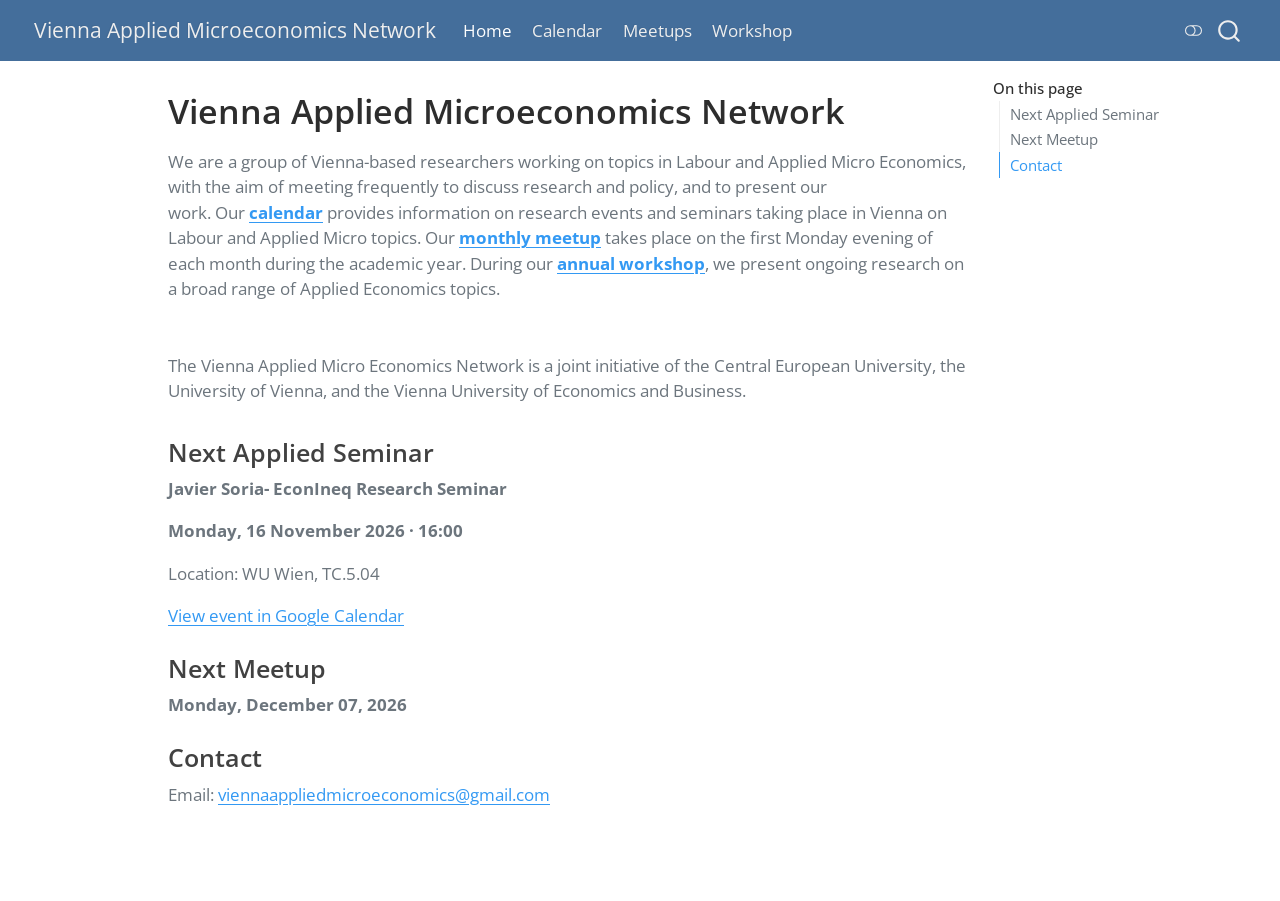
<file: docs/index.html>
<!DOCTYPE html>
<html xmlns="http://www.w3.org/1999/xhtml" lang="en" xml:lang="en"><head>

<meta charset="utf-8">
<meta name="generator" content="quarto-1.8.25">

<meta name="viewport" content="width=device-width, initial-scale=1.0, user-scalable=yes">


<title>Vienna Applied Microeconomics Network</title>
<style>
code{white-space: pre-wrap;}
span.smallcaps{font-variant: small-caps;}
div.columns{display: flex; gap: min(4vw, 1.5em);}
div.column{flex: auto; overflow-x: auto;}
div.hanging-indent{margin-left: 1.5em; text-indent: -1.5em;}
ul.task-list{list-style: none;}
ul.task-list li input[type="checkbox"] {
  width: 0.8em;
  margin: 0 0.8em 0.2em -1em; /* quarto-specific, see https://github.com/quarto-dev/quarto-cli/issues/4556 */ 
  vertical-align: middle;
}
</style>


<script src="site_libs/quarto-nav/quarto-nav.js"></script>
<script src="site_libs/quarto-nav/headroom.min.js"></script>
<script src="site_libs/clipboard/clipboard.min.js"></script>
<script src="site_libs/quarto-search/autocomplete.umd.js"></script>
<script src="site_libs/quarto-search/fuse.min.js"></script>
<script src="site_libs/quarto-search/quarto-search.js"></script>
<meta name="quarto:offset" content="./">
<script src="site_libs/quarto-html/quarto.js" type="module"></script>
<script src="site_libs/quarto-html/tabsets/tabsets.js" type="module"></script>
<script src="site_libs/quarto-html/axe/axe-check.js" type="module"></script>
<script src="site_libs/quarto-html/popper.min.js"></script>
<script src="site_libs/quarto-html/tippy.umd.min.js"></script>
<script src="site_libs/quarto-html/anchor.min.js"></script>
<link href="site_libs/quarto-html/tippy.css" rel="stylesheet">
<link href="site_libs/quarto-html/quarto-syntax-highlighting-7b89279ff1a6dce999919e0e67d4d9ec.css" rel="stylesheet" class="quarto-color-scheme" id="quarto-text-highlighting-styles">
<link href="site_libs/quarto-html/quarto-syntax-highlighting-dark-707d8167ce6003fca903bfe2be84ab7f.css" rel="stylesheet" class="quarto-color-scheme quarto-color-alternate" id="quarto-text-highlighting-styles">
<link href="site_libs/quarto-html/quarto-syntax-highlighting-7b89279ff1a6dce999919e0e67d4d9ec.css" rel="stylesheet" class="quarto-color-scheme-extra" id="quarto-text-highlighting-styles">
<script src="site_libs/bootstrap/bootstrap.min.js"></script>
<link href="site_libs/bootstrap/bootstrap-icons.css" rel="stylesheet">
<link href="site_libs/bootstrap/bootstrap-dc44bc8d73139ecabbd90c05471cf779.min.css" rel="stylesheet" append-hash="true" class="quarto-color-scheme" id="quarto-bootstrap" data-mode="light">
<link href="site_libs/bootstrap/bootstrap-dark-30fa556ed4c5e703758fd97ae1d8cf13.min.css" rel="stylesheet" append-hash="true" class="quarto-color-scheme quarto-color-alternate" id="quarto-bootstrap" data-mode="dark">
<link href="site_libs/bootstrap/bootstrap-dc44bc8d73139ecabbd90c05471cf779.min.css" rel="stylesheet" append-hash="true" class="quarto-color-scheme-extra" id="quarto-bootstrap" data-mode="light">
<script id="quarto-search-options" type="application/json">{
  "location": "navbar",
  "copy-button": false,
  "collapse-after": 3,
  "panel-placement": "end",
  "type": "overlay",
  "limit": 50,
  "keyboard-shortcut": [
    "f",
    "/",
    "s"
  ],
  "show-item-context": false,
  "language": {
    "search-no-results-text": "No results",
    "search-matching-documents-text": "matching documents",
    "search-copy-link-title": "Copy link to search",
    "search-hide-matches-text": "Hide additional matches",
    "search-more-match-text": "more match in this document",
    "search-more-matches-text": "more matches in this document",
    "search-clear-button-title": "Clear",
    "search-text-placeholder": "",
    "search-detached-cancel-button-title": "Cancel",
    "search-submit-button-title": "Submit",
    "search-label": "Search"
  }
}</script>
<meta name="referrer" content="strict-origin-when-cross-origin">


<link rel="stylesheet" href="styles.css">
</head>

<body class="nav-fixed quarto-light"><script id="quarto-html-before-body" type="application/javascript">
    const toggleBodyColorMode = (bsSheetEl) => {
      const mode = bsSheetEl.getAttribute("data-mode");
      const bodyEl = window.document.querySelector("body");
      if (mode === "dark") {
        bodyEl.classList.add("quarto-dark");
        bodyEl.classList.remove("quarto-light");
      } else {
        bodyEl.classList.add("quarto-light");
        bodyEl.classList.remove("quarto-dark");
      }
    }
    const toggleBodyColorPrimary = () => {
      const bsSheetEl = window.document.querySelector("link#quarto-bootstrap:not([rel=disabled-stylesheet])");
      if (bsSheetEl) {
        toggleBodyColorMode(bsSheetEl);
      }
    }
    const setColorSchemeToggle = (alternate) => {
      const toggles = window.document.querySelectorAll('.quarto-color-scheme-toggle');
      for (let i=0; i < toggles.length; i++) {
        const toggle = toggles[i];
        if (toggle) {
          if (alternate) {
            toggle.classList.add("alternate");
          } else {
            toggle.classList.remove("alternate");
          }
        }
      }
    };
    const toggleColorMode = (alternate) => {
      // Switch the stylesheets
      const primaryStylesheets = window.document.querySelectorAll('link.quarto-color-scheme:not(.quarto-color-alternate)');
      const alternateStylesheets = window.document.querySelectorAll('link.quarto-color-scheme.quarto-color-alternate');
      manageTransitions('#quarto-margin-sidebar .nav-link', false);
      if (alternate) {
        // note: dark is layered on light, we don't disable primary!
        enableStylesheet(alternateStylesheets);
        for (const sheetNode of alternateStylesheets) {
          if (sheetNode.id === "quarto-bootstrap") {
            toggleBodyColorMode(sheetNode);
          }
        }
      } else {
        disableStylesheet(alternateStylesheets);
        enableStylesheet(primaryStylesheets)
        toggleBodyColorPrimary();
      }
      manageTransitions('#quarto-margin-sidebar .nav-link', true);
      // Switch the toggles
      setColorSchemeToggle(alternate)
      // Hack to workaround the fact that safari doesn't
      // properly recolor the scrollbar when toggling (#1455)
      if (navigator.userAgent.indexOf('Safari') > 0 && navigator.userAgent.indexOf('Chrome') == -1) {
        manageTransitions("body", false);
        window.scrollTo(0, 1);
        setTimeout(() => {
          window.scrollTo(0, 0);
          manageTransitions("body", true);
        }, 40);
      }
    }
    const disableStylesheet = (stylesheets) => {
      for (let i=0; i < stylesheets.length; i++) {
        const stylesheet = stylesheets[i];
        stylesheet.rel = 'disabled-stylesheet';
      }
    }
    const enableStylesheet = (stylesheets) => {
      for (let i=0; i < stylesheets.length; i++) {
        const stylesheet = stylesheets[i];
        if(stylesheet.rel !== 'stylesheet') { // for Chrome, which will still FOUC without this check
          stylesheet.rel = 'stylesheet';
        }
      }
    }
    const manageTransitions = (selector, allowTransitions) => {
      const els = window.document.querySelectorAll(selector);
      for (let i=0; i < els.length; i++) {
        const el = els[i];
        if (allowTransitions) {
          el.classList.remove('notransition');
        } else {
          el.classList.add('notransition');
        }
      }
    }
    const isFileUrl = () => {
      return window.location.protocol === 'file:';
    }
    const hasAlternateSentinel = () => {
      let styleSentinel = getColorSchemeSentinel();
      if (styleSentinel !== null) {
        return styleSentinel === "alternate";
      } else {
        return false;
      }
    }
    const setStyleSentinel = (alternate) => {
      const value = alternate ? "alternate" : "default";
      if (!isFileUrl()) {
        window.localStorage.setItem("quarto-color-scheme", value);
      } else {
        localAlternateSentinel = value;
      }
    }
    const getColorSchemeSentinel = () => {
      if (!isFileUrl()) {
        const storageValue = window.localStorage.getItem("quarto-color-scheme");
        return storageValue != null ? storageValue : localAlternateSentinel;
      } else {
        return localAlternateSentinel;
      }
    }
    const toggleGiscusIfUsed = (isAlternate, darkModeDefault) => {
      const baseTheme = document.querySelector('#giscus-base-theme')?.value ?? 'light';
      const alternateTheme = document.querySelector('#giscus-alt-theme')?.value ?? 'dark';
      let newTheme = '';
      if(authorPrefersDark) {
        newTheme = isAlternate ? baseTheme : alternateTheme;
      } else {
        newTheme = isAlternate ? alternateTheme : baseTheme;
      }
      const changeGiscusTheme = () => {
        // From: https://github.com/giscus/giscus/issues/336
        const sendMessage = (message) => {
          const iframe = document.querySelector('iframe.giscus-frame');
          if (!iframe) return;
          iframe.contentWindow.postMessage({ giscus: message }, 'https://giscus.app');
        }
        sendMessage({
          setConfig: {
            theme: newTheme
          }
        });
      }
      const isGiscussLoaded = window.document.querySelector('iframe.giscus-frame') !== null;
      if (isGiscussLoaded) {
        changeGiscusTheme();
      }
    };
    const authorPrefersDark = false;
    const darkModeDefault = authorPrefersDark;
      document.querySelector('link#quarto-text-highlighting-styles.quarto-color-scheme-extra').rel = 'disabled-stylesheet';
      document.querySelector('link#quarto-bootstrap.quarto-color-scheme-extra').rel = 'disabled-stylesheet';
    let localAlternateSentinel = darkModeDefault ? 'alternate' : 'default';
    // Dark / light mode switch
    window.quartoToggleColorScheme = () => {
      // Read the current dark / light value
      let toAlternate = !hasAlternateSentinel();
      toggleColorMode(toAlternate);
      setStyleSentinel(toAlternate);
      toggleGiscusIfUsed(toAlternate, darkModeDefault);
      window.dispatchEvent(new Event('resize'));
    };
    // Switch to dark mode if need be
    if (hasAlternateSentinel()) {
      toggleColorMode(true);
    } else {
      toggleColorMode(false);
    }
  </script>

<div id="quarto-search-results"></div>
  <header id="quarto-header" class="headroom fixed-top">
    <nav class="navbar navbar-expand-lg " data-bs-theme="dark">
      <div class="navbar-container container-fluid">
      <div class="navbar-brand-container mx-auto">
    <a href="./index.html" class="navbar-brand navbar-brand-logo">
    </a>
    <a class="navbar-brand" href="./index.html">
    <span class="navbar-title">Vienna Applied Microeconomics Network</span>
    </a>
  </div>
            <div id="quarto-search" class="" title="Search"></div>
          <button class="navbar-toggler" type="button" data-bs-toggle="collapse" data-bs-target="#navbarCollapse" aria-controls="navbarCollapse" role="menu" aria-expanded="false" aria-label="Toggle navigation" onclick="if (window.quartoToggleHeadroom) { window.quartoToggleHeadroom(); }">
  <span class="navbar-toggler-icon"></span>
</button>
          <div class="collapse navbar-collapse" id="navbarCollapse">
            <ul class="navbar-nav navbar-nav-scroll me-auto">
  <li class="nav-item">
    <a class="nav-link active" href="./index.html" aria-current="page"> 
<span class="menu-text">Home</span></a>
  </li>  
  <li class="nav-item">
    <a class="nav-link" href="./calendar.html"> 
<span class="menu-text">Calendar</span></a>
  </li>  
  <li class="nav-item">
    <a class="nav-link" href="./meetups.html"> 
<span class="menu-text">Meetups</span></a>
  </li>  
  <li class="nav-item">
    <a class="nav-link" href="./workshop.html"> 
<span class="menu-text">Workshop</span></a>
  </li>  
</ul>
          </div> <!-- /navcollapse -->
            <div class="quarto-navbar-tools">
  <a href="" class="quarto-color-scheme-toggle quarto-navigation-tool  px-1" onclick="window.quartoToggleColorScheme(); return false;" title="Toggle dark mode"><i class="bi"></i></a>
</div>
      </div> <!-- /container-fluid -->
    </nav>
</header>
<!-- content -->
<div id="quarto-content" class="quarto-container page-columns page-rows-contents page-layout-article page-navbar">
<!-- sidebar -->
<!-- margin-sidebar -->
    <div id="quarto-margin-sidebar" class="sidebar margin-sidebar">
        <nav id="TOC" role="doc-toc" class="toc-active">
    <h2 id="toc-title">On this page</h2>
   
  <ul>
  <li><a href="#next-applied-seminar" id="toc-next-applied-seminar" class="nav-link active" data-scroll-target="#next-applied-seminar">Next Applied Seminar</a></li>
  <li><a href="#next-meetup" id="toc-next-meetup" class="nav-link" data-scroll-target="#next-meetup">Next Meetup</a></li>
  <li><a href="#contact" id="toc-contact" class="nav-link" data-scroll-target="#contact">Contact</a></li>
  </ul>
</nav>
    </div>
<!-- main -->
<main class="content" id="quarto-document-content">


<header id="title-block-header" class="quarto-title-block default">
<div class="quarto-title">
<h1 class="title">Vienna Applied Microeconomics Network</h1>
</div>



<div class="quarto-title-meta">

    
  
    
  </div>
  


</header>


<p>We are a group of Vienna-based researchers working on topics in Labour and Applied Micro Economics, with the aim of meeting frequently to discuss research and policy, and to present our work.&nbsp;Our&nbsp;<a href="./calendar.html"><strong>calendar</strong></a>&nbsp;provides information on research events and seminars taking place in Vienna on Labour and Applied Micro topics.&nbsp;Our&nbsp;<a href="./meetups.html"><strong>monthly meetup</strong></a>&nbsp;takes place on the first Monday evening of each month during the academic year. During our <a href="./workshop.html"><strong>annual workshop</strong></a>, we present ongoing research on a broad range of Applied Economics topics.<br>
<br>
<br>
The Vienna Applied Micro Economics Network is a joint initiative of the Central European University, the University of Vienna, and the Vienna University of Economics and Business.</p>
<section id="next-applied-seminar" class="level3">
<h3 class="anchored" data-anchor-id="next-applied-seminar">Next Applied Seminar</h3>
<p><strong>Javier Soria- EconIneq Research Seminar</strong></p>
<p><strong>Monday, 16 November 2026 · 16:00</strong></p>
<p>Location: WU Wien, TC.5.04</p>
<p><a href="https://calendar.google.com/calendar/embed?src=viennaappliedmicroeconomics%40gmail.com&amp;ctz=Europe%2FVienna">View event in Google Calendar</a></p>
</section>
<section id="next-meetup" class="level3">
<h3 class="anchored" data-anchor-id="next-meetup">Next Meetup</h3>
<p><strong>Monday, December 07, 2026</strong><br>
</p>
</section>
<section id="contact" class="level3">
<h3 class="anchored" data-anchor-id="contact">Contact</h3>
<p>Email: <a href="mailto:viennaappliedmicroeconomics@gmail.com">viennaappliedmicroeconomics@gmail.com</a></p>


</section>

</main> <!-- /main -->
<script id="quarto-html-after-body" type="application/javascript">
  window.document.addEventListener("DOMContentLoaded", function (event) {
    // Ensure there is a toggle, if there isn't float one in the top right
    if (window.document.querySelector('.quarto-color-scheme-toggle') === null) {
      const a = window.document.createElement('a');
      a.classList.add('top-right');
      a.classList.add('quarto-color-scheme-toggle');
      a.href = "";
      a.onclick = function() { try { window.quartoToggleColorScheme(); } catch {} return false; };
      const i = window.document.createElement("i");
      i.classList.add('bi');
      a.appendChild(i);
      window.document.body.appendChild(a);
    }
    setColorSchemeToggle(hasAlternateSentinel())
    const icon = "";
    const anchorJS = new window.AnchorJS();
    anchorJS.options = {
      placement: 'right',
      icon: icon
    };
    anchorJS.add('.anchored');
    const isCodeAnnotation = (el) => {
      for (const clz of el.classList) {
        if (clz.startsWith('code-annotation-')) {                     
          return true;
        }
      }
      return false;
    }
    const onCopySuccess = function(e) {
      // button target
      const button = e.trigger;
      // don't keep focus
      button.blur();
      // flash "checked"
      button.classList.add('code-copy-button-checked');
      var currentTitle = button.getAttribute("title");
      button.setAttribute("title", "Copied!");
      let tooltip;
      if (window.bootstrap) {
        button.setAttribute("data-bs-toggle", "tooltip");
        button.setAttribute("data-bs-placement", "left");
        button.setAttribute("data-bs-title", "Copied!");
        tooltip = new bootstrap.Tooltip(button, 
          { trigger: "manual", 
            customClass: "code-copy-button-tooltip",
            offset: [0, -8]});
        tooltip.show();    
      }
      setTimeout(function() {
        if (tooltip) {
          tooltip.hide();
          button.removeAttribute("data-bs-title");
          button.removeAttribute("data-bs-toggle");
          button.removeAttribute("data-bs-placement");
        }
        button.setAttribute("title", currentTitle);
        button.classList.remove('code-copy-button-checked');
      }, 1000);
      // clear code selection
      e.clearSelection();
    }
    const getTextToCopy = function(trigger) {
      const outerScaffold = trigger.parentElement.cloneNode(true);
      const codeEl = outerScaffold.querySelector('code');
      for (const childEl of codeEl.children) {
        if (isCodeAnnotation(childEl)) {
          childEl.remove();
        }
      }
      return codeEl.innerText;
    }
    const clipboard = new window.ClipboardJS('.code-copy-button:not([data-in-quarto-modal])', {
      text: getTextToCopy
    });
    clipboard.on('success', onCopySuccess);
    if (window.document.getElementById('quarto-embedded-source-code-modal')) {
      const clipboardModal = new window.ClipboardJS('.code-copy-button[data-in-quarto-modal]', {
        text: getTextToCopy,
        container: window.document.getElementById('quarto-embedded-source-code-modal')
      });
      clipboardModal.on('success', onCopySuccess);
    }
      var localhostRegex = new RegExp(/^(?:http|https):\/\/localhost\:?[0-9]*\//);
      var mailtoRegex = new RegExp(/^mailto:/);
        var filterRegex = new RegExp('/' + window.location.host + '/');
      var isInternal = (href) => {
          return filterRegex.test(href) || localhostRegex.test(href) || mailtoRegex.test(href);
      }
      // Inspect non-navigation links and adorn them if external
     var links = window.document.querySelectorAll('a[href]:not(.nav-link):not(.navbar-brand):not(.toc-action):not(.sidebar-link):not(.sidebar-item-toggle):not(.pagination-link):not(.no-external):not([aria-hidden]):not(.dropdown-item):not(.quarto-navigation-tool):not(.about-link)');
      for (var i=0; i<links.length; i++) {
        const link = links[i];
        if (!isInternal(link.href)) {
          // undo the damage that might have been done by quarto-nav.js in the case of
          // links that we want to consider external
          if (link.dataset.originalHref !== undefined) {
            link.href = link.dataset.originalHref;
          }
        }
      }
    function tippyHover(el, contentFn, onTriggerFn, onUntriggerFn) {
      const config = {
        allowHTML: true,
        maxWidth: 500,
        delay: 100,
        arrow: false,
        appendTo: function(el) {
            return el.parentElement;
        },
        interactive: true,
        interactiveBorder: 10,
        theme: 'quarto',
        placement: 'bottom-start',
      };
      if (contentFn) {
        config.content = contentFn;
      }
      if (onTriggerFn) {
        config.onTrigger = onTriggerFn;
      }
      if (onUntriggerFn) {
        config.onUntrigger = onUntriggerFn;
      }
      window.tippy(el, config); 
    }
    const noterefs = window.document.querySelectorAll('a[role="doc-noteref"]');
    for (var i=0; i<noterefs.length; i++) {
      const ref = noterefs[i];
      tippyHover(ref, function() {
        // use id or data attribute instead here
        let href = ref.getAttribute('data-footnote-href') || ref.getAttribute('href');
        try { href = new URL(href).hash; } catch {}
        const id = href.replace(/^#\/?/, "");
        const note = window.document.getElementById(id);
        if (note) {
          return note.innerHTML;
        } else {
          return "";
        }
      });
    }
    const xrefs = window.document.querySelectorAll('a.quarto-xref');
    const processXRef = (id, note) => {
      // Strip column container classes
      const stripColumnClz = (el) => {
        el.classList.remove("page-full", "page-columns");
        if (el.children) {
          for (const child of el.children) {
            stripColumnClz(child);
          }
        }
      }
      stripColumnClz(note)
      if (id === null || id.startsWith('sec-')) {
        // Special case sections, only their first couple elements
        const container = document.createElement("div");
        if (note.children && note.children.length > 2) {
          container.appendChild(note.children[0].cloneNode(true));
          for (let i = 1; i < note.children.length; i++) {
            const child = note.children[i];
            if (child.tagName === "P" && child.innerText === "") {
              continue;
            } else {
              container.appendChild(child.cloneNode(true));
              break;
            }
          }
          if (window.Quarto?.typesetMath) {
            window.Quarto.typesetMath(container);
          }
          return container.innerHTML
        } else {
          if (window.Quarto?.typesetMath) {
            window.Quarto.typesetMath(note);
          }
          return note.innerHTML;
        }
      } else {
        // Remove any anchor links if they are present
        const anchorLink = note.querySelector('a.anchorjs-link');
        if (anchorLink) {
          anchorLink.remove();
        }
        if (window.Quarto?.typesetMath) {
          window.Quarto.typesetMath(note);
        }
        if (note.classList.contains("callout")) {
          return note.outerHTML;
        } else {
          return note.innerHTML;
        }
      }
    }
    for (var i=0; i<xrefs.length; i++) {
      const xref = xrefs[i];
      tippyHover(xref, undefined, function(instance) {
        instance.disable();
        let url = xref.getAttribute('href');
        let hash = undefined; 
        if (url.startsWith('#')) {
          hash = url;
        } else {
          try { hash = new URL(url).hash; } catch {}
        }
        if (hash) {
          const id = hash.replace(/^#\/?/, "");
          const note = window.document.getElementById(id);
          if (note !== null) {
            try {
              const html = processXRef(id, note.cloneNode(true));
              instance.setContent(html);
            } finally {
              instance.enable();
              instance.show();
            }
          } else {
            // See if we can fetch this
            fetch(url.split('#')[0])
            .then(res => res.text())
            .then(html => {
              const parser = new DOMParser();
              const htmlDoc = parser.parseFromString(html, "text/html");
              const note = htmlDoc.getElementById(id);
              if (note !== null) {
                const html = processXRef(id, note);
                instance.setContent(html);
              } 
            }).finally(() => {
              instance.enable();
              instance.show();
            });
          }
        } else {
          // See if we can fetch a full url (with no hash to target)
          // This is a special case and we should probably do some content thinning / targeting
          fetch(url)
          .then(res => res.text())
          .then(html => {
            const parser = new DOMParser();
            const htmlDoc = parser.parseFromString(html, "text/html");
            const note = htmlDoc.querySelector('main.content');
            if (note !== null) {
              // This should only happen for chapter cross references
              // (since there is no id in the URL)
              // remove the first header
              if (note.children.length > 0 && note.children[0].tagName === "HEADER") {
                note.children[0].remove();
              }
              const html = processXRef(null, note);
              instance.setContent(html);
            } 
          }).finally(() => {
            instance.enable();
            instance.show();
          });
        }
      }, function(instance) {
      });
    }
        let selectedAnnoteEl;
        const selectorForAnnotation = ( cell, annotation) => {
          let cellAttr = 'data-code-cell="' + cell + '"';
          let lineAttr = 'data-code-annotation="' +  annotation + '"';
          const selector = 'span[' + cellAttr + '][' + lineAttr + ']';
          return selector;
        }
        const selectCodeLines = (annoteEl) => {
          const doc = window.document;
          const targetCell = annoteEl.getAttribute("data-target-cell");
          const targetAnnotation = annoteEl.getAttribute("data-target-annotation");
          const annoteSpan = window.document.querySelector(selectorForAnnotation(targetCell, targetAnnotation));
          const lines = annoteSpan.getAttribute("data-code-lines").split(",");
          const lineIds = lines.map((line) => {
            return targetCell + "-" + line;
          })
          let top = null;
          let height = null;
          let parent = null;
          if (lineIds.length > 0) {
              //compute the position of the single el (top and bottom and make a div)
              const el = window.document.getElementById(lineIds[0]);
              top = el.offsetTop;
              height = el.offsetHeight;
              parent = el.parentElement.parentElement;
            if (lineIds.length > 1) {
              const lastEl = window.document.getElementById(lineIds[lineIds.length - 1]);
              const bottom = lastEl.offsetTop + lastEl.offsetHeight;
              height = bottom - top;
            }
            if (top !== null && height !== null && parent !== null) {
              // cook up a div (if necessary) and position it 
              let div = window.document.getElementById("code-annotation-line-highlight");
              if (div === null) {
                div = window.document.createElement("div");
                div.setAttribute("id", "code-annotation-line-highlight");
                div.style.position = 'absolute';
                parent.appendChild(div);
              }
              div.style.top = top - 2 + "px";
              div.style.height = height + 4 + "px";
              div.style.left = 0;
              let gutterDiv = window.document.getElementById("code-annotation-line-highlight-gutter");
              if (gutterDiv === null) {
                gutterDiv = window.document.createElement("div");
                gutterDiv.setAttribute("id", "code-annotation-line-highlight-gutter");
                gutterDiv.style.position = 'absolute';
                const codeCell = window.document.getElementById(targetCell);
                const gutter = codeCell.querySelector('.code-annotation-gutter');
                gutter.appendChild(gutterDiv);
              }
              gutterDiv.style.top = top - 2 + "px";
              gutterDiv.style.height = height + 4 + "px";
            }
            selectedAnnoteEl = annoteEl;
          }
        };
        const unselectCodeLines = () => {
          const elementsIds = ["code-annotation-line-highlight", "code-annotation-line-highlight-gutter"];
          elementsIds.forEach((elId) => {
            const div = window.document.getElementById(elId);
            if (div) {
              div.remove();
            }
          });
          selectedAnnoteEl = undefined;
        };
          // Handle positioning of the toggle
      window.addEventListener(
        "resize",
        throttle(() => {
          elRect = undefined;
          if (selectedAnnoteEl) {
            selectCodeLines(selectedAnnoteEl);
          }
        }, 10)
      );
      function throttle(fn, ms) {
      let throttle = false;
      let timer;
        return (...args) => {
          if(!throttle) { // first call gets through
              fn.apply(this, args);
              throttle = true;
          } else { // all the others get throttled
              if(timer) clearTimeout(timer); // cancel #2
              timer = setTimeout(() => {
                fn.apply(this, args);
                timer = throttle = false;
              }, ms);
          }
        };
      }
        // Attach click handler to the DT
        const annoteDls = window.document.querySelectorAll('dt[data-target-cell]');
        for (const annoteDlNode of annoteDls) {
          annoteDlNode.addEventListener('click', (event) => {
            const clickedEl = event.target;
            if (clickedEl !== selectedAnnoteEl) {
              unselectCodeLines();
              const activeEl = window.document.querySelector('dt[data-target-cell].code-annotation-active');
              if (activeEl) {
                activeEl.classList.remove('code-annotation-active');
              }
              selectCodeLines(clickedEl);
              clickedEl.classList.add('code-annotation-active');
            } else {
              // Unselect the line
              unselectCodeLines();
              clickedEl.classList.remove('code-annotation-active');
            }
          });
        }
    const findCites = (el) => {
      const parentEl = el.parentElement;
      if (parentEl) {
        const cites = parentEl.dataset.cites;
        if (cites) {
          return {
            el,
            cites: cites.split(' ')
          };
        } else {
          return findCites(el.parentElement)
        }
      } else {
        return undefined;
      }
    };
    var bibliorefs = window.document.querySelectorAll('a[role="doc-biblioref"]');
    for (var i=0; i<bibliorefs.length; i++) {
      const ref = bibliorefs[i];
      const citeInfo = findCites(ref);
      if (citeInfo) {
        tippyHover(citeInfo.el, function() {
          var popup = window.document.createElement('div');
          citeInfo.cites.forEach(function(cite) {
            var citeDiv = window.document.createElement('div');
            citeDiv.classList.add('hanging-indent');
            citeDiv.classList.add('csl-entry');
            var biblioDiv = window.document.getElementById('ref-' + cite);
            if (biblioDiv) {
              citeDiv.innerHTML = biblioDiv.innerHTML;
            }
            popup.appendChild(citeDiv);
          });
          return popup.innerHTML;
        });
      }
    }
  });
  </script>
</div> <!-- /content -->




</body></html>
</file>
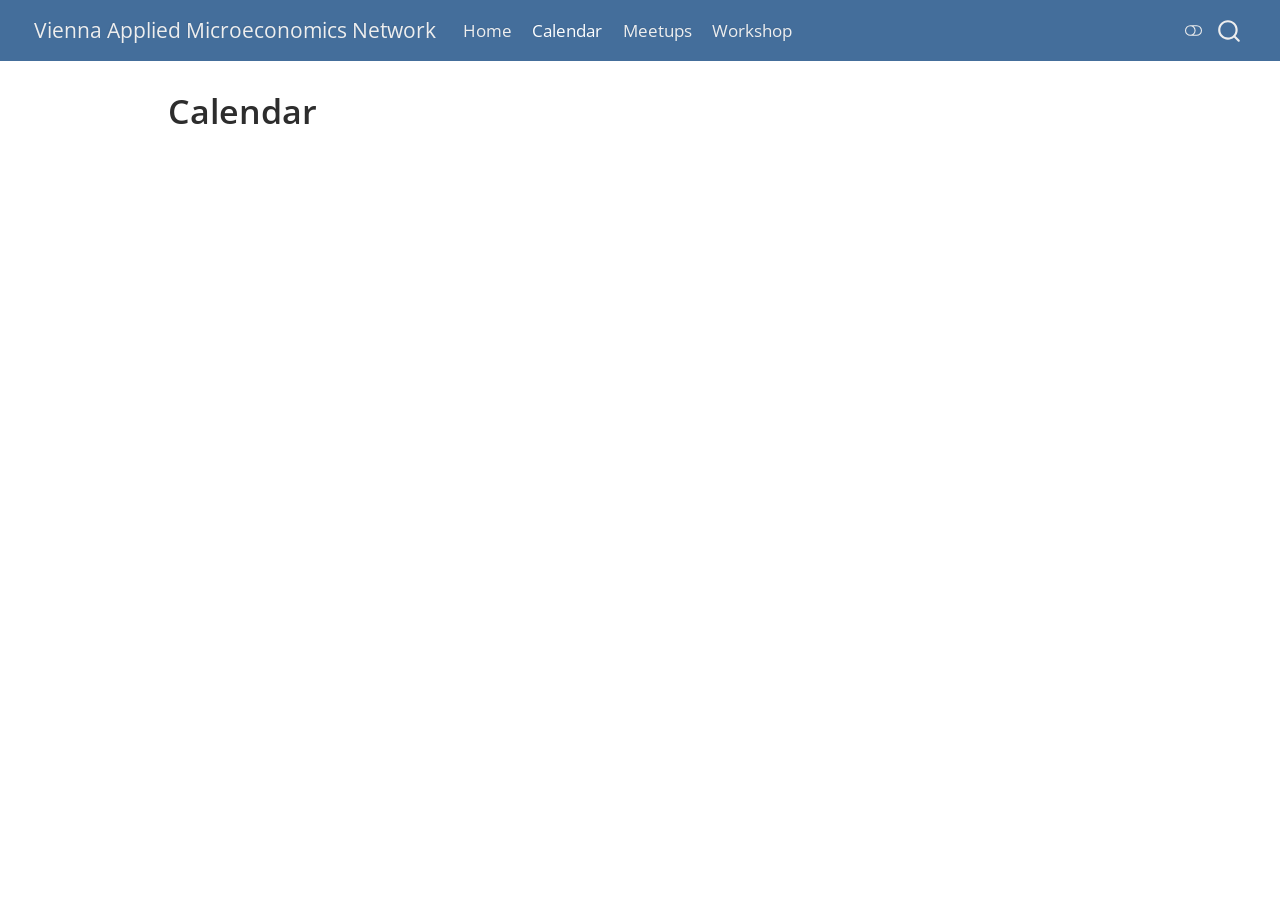
<file: docs/calendar.html>
<!DOCTYPE html>
<html xmlns="http://www.w3.org/1999/xhtml" lang="en" xml:lang="en"><head>

<meta charset="utf-8">
<meta name="generator" content="quarto-1.8.25">

<meta name="viewport" content="width=device-width, initial-scale=1.0, user-scalable=yes">


<title>Calendar – Vienna Applied Microeconomics Network</title>
<style>
code{white-space: pre-wrap;}
span.smallcaps{font-variant: small-caps;}
div.columns{display: flex; gap: min(4vw, 1.5em);}
div.column{flex: auto; overflow-x: auto;}
div.hanging-indent{margin-left: 1.5em; text-indent: -1.5em;}
ul.task-list{list-style: none;}
ul.task-list li input[type="checkbox"] {
  width: 0.8em;
  margin: 0 0.8em 0.2em -1em; /* quarto-specific, see https://github.com/quarto-dev/quarto-cli/issues/4556 */ 
  vertical-align: middle;
}
</style>


<script src="site_libs/quarto-nav/quarto-nav.js"></script>
<script src="site_libs/quarto-nav/headroom.min.js"></script>
<script src="site_libs/clipboard/clipboard.min.js"></script>
<script src="site_libs/quarto-search/autocomplete.umd.js"></script>
<script src="site_libs/quarto-search/fuse.min.js"></script>
<script src="site_libs/quarto-search/quarto-search.js"></script>
<meta name="quarto:offset" content="./">
<script src="site_libs/quarto-html/quarto.js" type="module"></script>
<script src="site_libs/quarto-html/tabsets/tabsets.js" type="module"></script>
<script src="site_libs/quarto-html/axe/axe-check.js" type="module"></script>
<script src="site_libs/quarto-html/popper.min.js"></script>
<script src="site_libs/quarto-html/tippy.umd.min.js"></script>
<script src="site_libs/quarto-html/anchor.min.js"></script>
<link href="site_libs/quarto-html/tippy.css" rel="stylesheet">
<link href="site_libs/quarto-html/quarto-syntax-highlighting-7b89279ff1a6dce999919e0e67d4d9ec.css" rel="stylesheet" class="quarto-color-scheme" id="quarto-text-highlighting-styles">
<link href="site_libs/quarto-html/quarto-syntax-highlighting-dark-707d8167ce6003fca903bfe2be84ab7f.css" rel="stylesheet" class="quarto-color-scheme quarto-color-alternate" id="quarto-text-highlighting-styles">
<link href="site_libs/quarto-html/quarto-syntax-highlighting-7b89279ff1a6dce999919e0e67d4d9ec.css" rel="stylesheet" class="quarto-color-scheme-extra" id="quarto-text-highlighting-styles">
<script src="site_libs/bootstrap/bootstrap.min.js"></script>
<link href="site_libs/bootstrap/bootstrap-icons.css" rel="stylesheet">
<link href="site_libs/bootstrap/bootstrap-dc44bc8d73139ecabbd90c05471cf779.min.css" rel="stylesheet" append-hash="true" class="quarto-color-scheme" id="quarto-bootstrap" data-mode="light">
<link href="site_libs/bootstrap/bootstrap-dark-30fa556ed4c5e703758fd97ae1d8cf13.min.css" rel="stylesheet" append-hash="true" class="quarto-color-scheme quarto-color-alternate" id="quarto-bootstrap" data-mode="dark">
<link href="site_libs/bootstrap/bootstrap-dc44bc8d73139ecabbd90c05471cf779.min.css" rel="stylesheet" append-hash="true" class="quarto-color-scheme-extra" id="quarto-bootstrap" data-mode="light">
<script id="quarto-search-options" type="application/json">{
  "location": "navbar",
  "copy-button": false,
  "collapse-after": 3,
  "panel-placement": "end",
  "type": "overlay",
  "limit": 50,
  "keyboard-shortcut": [
    "f",
    "/",
    "s"
  ],
  "show-item-context": false,
  "language": {
    "search-no-results-text": "No results",
    "search-matching-documents-text": "matching documents",
    "search-copy-link-title": "Copy link to search",
    "search-hide-matches-text": "Hide additional matches",
    "search-more-match-text": "more match in this document",
    "search-more-matches-text": "more matches in this document",
    "search-clear-button-title": "Clear",
    "search-text-placeholder": "",
    "search-detached-cancel-button-title": "Cancel",
    "search-submit-button-title": "Submit",
    "search-label": "Search"
  }
}</script>
<meta name="referrer" content="strict-origin-when-cross-origin">


<link rel="stylesheet" href="styles.css">
</head>

<body class="nav-fixed quarto-light"><script id="quarto-html-before-body" type="application/javascript">
    const toggleBodyColorMode = (bsSheetEl) => {
      const mode = bsSheetEl.getAttribute("data-mode");
      const bodyEl = window.document.querySelector("body");
      if (mode === "dark") {
        bodyEl.classList.add("quarto-dark");
        bodyEl.classList.remove("quarto-light");
      } else {
        bodyEl.classList.add("quarto-light");
        bodyEl.classList.remove("quarto-dark");
      }
    }
    const toggleBodyColorPrimary = () => {
      const bsSheetEl = window.document.querySelector("link#quarto-bootstrap:not([rel=disabled-stylesheet])");
      if (bsSheetEl) {
        toggleBodyColorMode(bsSheetEl);
      }
    }
    const setColorSchemeToggle = (alternate) => {
      const toggles = window.document.querySelectorAll('.quarto-color-scheme-toggle');
      for (let i=0; i < toggles.length; i++) {
        const toggle = toggles[i];
        if (toggle) {
          if (alternate) {
            toggle.classList.add("alternate");
          } else {
            toggle.classList.remove("alternate");
          }
        }
      }
    };
    const toggleColorMode = (alternate) => {
      // Switch the stylesheets
      const primaryStylesheets = window.document.querySelectorAll('link.quarto-color-scheme:not(.quarto-color-alternate)');
      const alternateStylesheets = window.document.querySelectorAll('link.quarto-color-scheme.quarto-color-alternate');
      manageTransitions('#quarto-margin-sidebar .nav-link', false);
      if (alternate) {
        // note: dark is layered on light, we don't disable primary!
        enableStylesheet(alternateStylesheets);
        for (const sheetNode of alternateStylesheets) {
          if (sheetNode.id === "quarto-bootstrap") {
            toggleBodyColorMode(sheetNode);
          }
        }
      } else {
        disableStylesheet(alternateStylesheets);
        enableStylesheet(primaryStylesheets)
        toggleBodyColorPrimary();
      }
      manageTransitions('#quarto-margin-sidebar .nav-link', true);
      // Switch the toggles
      setColorSchemeToggle(alternate)
      // Hack to workaround the fact that safari doesn't
      // properly recolor the scrollbar when toggling (#1455)
      if (navigator.userAgent.indexOf('Safari') > 0 && navigator.userAgent.indexOf('Chrome') == -1) {
        manageTransitions("body", false);
        window.scrollTo(0, 1);
        setTimeout(() => {
          window.scrollTo(0, 0);
          manageTransitions("body", true);
        }, 40);
      }
    }
    const disableStylesheet = (stylesheets) => {
      for (let i=0; i < stylesheets.length; i++) {
        const stylesheet = stylesheets[i];
        stylesheet.rel = 'disabled-stylesheet';
      }
    }
    const enableStylesheet = (stylesheets) => {
      for (let i=0; i < stylesheets.length; i++) {
        const stylesheet = stylesheets[i];
        if(stylesheet.rel !== 'stylesheet') { // for Chrome, which will still FOUC without this check
          stylesheet.rel = 'stylesheet';
        }
      }
    }
    const manageTransitions = (selector, allowTransitions) => {
      const els = window.document.querySelectorAll(selector);
      for (let i=0; i < els.length; i++) {
        const el = els[i];
        if (allowTransitions) {
          el.classList.remove('notransition');
        } else {
          el.classList.add('notransition');
        }
      }
    }
    const isFileUrl = () => {
      return window.location.protocol === 'file:';
    }
    const hasAlternateSentinel = () => {
      let styleSentinel = getColorSchemeSentinel();
      if (styleSentinel !== null) {
        return styleSentinel === "alternate";
      } else {
        return false;
      }
    }
    const setStyleSentinel = (alternate) => {
      const value = alternate ? "alternate" : "default";
      if (!isFileUrl()) {
        window.localStorage.setItem("quarto-color-scheme", value);
      } else {
        localAlternateSentinel = value;
      }
    }
    const getColorSchemeSentinel = () => {
      if (!isFileUrl()) {
        const storageValue = window.localStorage.getItem("quarto-color-scheme");
        return storageValue != null ? storageValue : localAlternateSentinel;
      } else {
        return localAlternateSentinel;
      }
    }
    const toggleGiscusIfUsed = (isAlternate, darkModeDefault) => {
      const baseTheme = document.querySelector('#giscus-base-theme')?.value ?? 'light';
      const alternateTheme = document.querySelector('#giscus-alt-theme')?.value ?? 'dark';
      let newTheme = '';
      if(authorPrefersDark) {
        newTheme = isAlternate ? baseTheme : alternateTheme;
      } else {
        newTheme = isAlternate ? alternateTheme : baseTheme;
      }
      const changeGiscusTheme = () => {
        // From: https://github.com/giscus/giscus/issues/336
        const sendMessage = (message) => {
          const iframe = document.querySelector('iframe.giscus-frame');
          if (!iframe) return;
          iframe.contentWindow.postMessage({ giscus: message }, 'https://giscus.app');
        }
        sendMessage({
          setConfig: {
            theme: newTheme
          }
        });
      }
      const isGiscussLoaded = window.document.querySelector('iframe.giscus-frame') !== null;
      if (isGiscussLoaded) {
        changeGiscusTheme();
      }
    };
    const authorPrefersDark = false;
    const darkModeDefault = authorPrefersDark;
      document.querySelector('link#quarto-text-highlighting-styles.quarto-color-scheme-extra').rel = 'disabled-stylesheet';
      document.querySelector('link#quarto-bootstrap.quarto-color-scheme-extra').rel = 'disabled-stylesheet';
    let localAlternateSentinel = darkModeDefault ? 'alternate' : 'default';
    // Dark / light mode switch
    window.quartoToggleColorScheme = () => {
      // Read the current dark / light value
      let toAlternate = !hasAlternateSentinel();
      toggleColorMode(toAlternate);
      setStyleSentinel(toAlternate);
      toggleGiscusIfUsed(toAlternate, darkModeDefault);
      window.dispatchEvent(new Event('resize'));
    };
    // Switch to dark mode if need be
    if (hasAlternateSentinel()) {
      toggleColorMode(true);
    } else {
      toggleColorMode(false);
    }
  </script>

<div id="quarto-search-results"></div>
  <header id="quarto-header" class="headroom fixed-top">
    <nav class="navbar navbar-expand-lg " data-bs-theme="dark">
      <div class="navbar-container container-fluid">
      <div class="navbar-brand-container mx-auto">
    <a href="./index.html" class="navbar-brand navbar-brand-logo">
    </a>
    <a class="navbar-brand" href="./index.html">
    <span class="navbar-title">Vienna Applied Microeconomics Network</span>
    </a>
  </div>
            <div id="quarto-search" class="" title="Search"></div>
          <button class="navbar-toggler" type="button" data-bs-toggle="collapse" data-bs-target="#navbarCollapse" aria-controls="navbarCollapse" role="menu" aria-expanded="false" aria-label="Toggle navigation" onclick="if (window.quartoToggleHeadroom) { window.quartoToggleHeadroom(); }">
  <span class="navbar-toggler-icon"></span>
</button>
          <div class="collapse navbar-collapse" id="navbarCollapse">
            <ul class="navbar-nav navbar-nav-scroll me-auto">
  <li class="nav-item">
    <a class="nav-link" href="./index.html"> 
<span class="menu-text">Home</span></a>
  </li>  
  <li class="nav-item">
    <a class="nav-link active" href="./calendar.html" aria-current="page"> 
<span class="menu-text">Calendar</span></a>
  </li>  
  <li class="nav-item">
    <a class="nav-link" href="./meetups.html"> 
<span class="menu-text">Meetups</span></a>
  </li>  
  <li class="nav-item">
    <a class="nav-link" href="./workshop.html"> 
<span class="menu-text">Workshop</span></a>
  </li>  
</ul>
          </div> <!-- /navcollapse -->
            <div class="quarto-navbar-tools">
  <a href="" class="quarto-color-scheme-toggle quarto-navigation-tool  px-1" onclick="window.quartoToggleColorScheme(); return false;" title="Toggle dark mode"><i class="bi"></i></a>
</div>
      </div> <!-- /container-fluid -->
    </nav>
</header>
<!-- content -->
<div id="quarto-content" class="quarto-container page-columns page-rows-contents page-layout-article page-navbar">
<!-- sidebar -->
<!-- margin-sidebar -->
    <div id="quarto-margin-sidebar" class="sidebar margin-sidebar zindex-bottom">
        
    </div>
<!-- main -->
<main class="content" id="quarto-document-content">


<header id="title-block-header" class="quarto-title-block default">
<div class="quarto-title">
<h1 class="title">Calendar</h1>
</div>



<div class="quarto-title-meta">

    
  
    
  </div>
  


</header>


<iframe src="https://calendar.google.com/calendar/embed?src=viennaappliedmicroeconomics%40gmail.com&amp;ctz=Europe%2FVienna" style="border: 0" width="800" height="600" frameborder="0" scrolling="no">

</iframe>



</main> <!-- /main -->
<script id="quarto-html-after-body" type="application/javascript">
  window.document.addEventListener("DOMContentLoaded", function (event) {
    // Ensure there is a toggle, if there isn't float one in the top right
    if (window.document.querySelector('.quarto-color-scheme-toggle') === null) {
      const a = window.document.createElement('a');
      a.classList.add('top-right');
      a.classList.add('quarto-color-scheme-toggle');
      a.href = "";
      a.onclick = function() { try { window.quartoToggleColorScheme(); } catch {} return false; };
      const i = window.document.createElement("i");
      i.classList.add('bi');
      a.appendChild(i);
      window.document.body.appendChild(a);
    }
    setColorSchemeToggle(hasAlternateSentinel())
    const icon = "";
    const anchorJS = new window.AnchorJS();
    anchorJS.options = {
      placement: 'right',
      icon: icon
    };
    anchorJS.add('.anchored');
    const isCodeAnnotation = (el) => {
      for (const clz of el.classList) {
        if (clz.startsWith('code-annotation-')) {                     
          return true;
        }
      }
      return false;
    }
    const onCopySuccess = function(e) {
      // button target
      const button = e.trigger;
      // don't keep focus
      button.blur();
      // flash "checked"
      button.classList.add('code-copy-button-checked');
      var currentTitle = button.getAttribute("title");
      button.setAttribute("title", "Copied!");
      let tooltip;
      if (window.bootstrap) {
        button.setAttribute("data-bs-toggle", "tooltip");
        button.setAttribute("data-bs-placement", "left");
        button.setAttribute("data-bs-title", "Copied!");
        tooltip = new bootstrap.Tooltip(button, 
          { trigger: "manual", 
            customClass: "code-copy-button-tooltip",
            offset: [0, -8]});
        tooltip.show();    
      }
      setTimeout(function() {
        if (tooltip) {
          tooltip.hide();
          button.removeAttribute("data-bs-title");
          button.removeAttribute("data-bs-toggle");
          button.removeAttribute("data-bs-placement");
        }
        button.setAttribute("title", currentTitle);
        button.classList.remove('code-copy-button-checked');
      }, 1000);
      // clear code selection
      e.clearSelection();
    }
    const getTextToCopy = function(trigger) {
      const outerScaffold = trigger.parentElement.cloneNode(true);
      const codeEl = outerScaffold.querySelector('code');
      for (const childEl of codeEl.children) {
        if (isCodeAnnotation(childEl)) {
          childEl.remove();
        }
      }
      return codeEl.innerText;
    }
    const clipboard = new window.ClipboardJS('.code-copy-button:not([data-in-quarto-modal])', {
      text: getTextToCopy
    });
    clipboard.on('success', onCopySuccess);
    if (window.document.getElementById('quarto-embedded-source-code-modal')) {
      const clipboardModal = new window.ClipboardJS('.code-copy-button[data-in-quarto-modal]', {
        text: getTextToCopy,
        container: window.document.getElementById('quarto-embedded-source-code-modal')
      });
      clipboardModal.on('success', onCopySuccess);
    }
      var localhostRegex = new RegExp(/^(?:http|https):\/\/localhost\:?[0-9]*\//);
      var mailtoRegex = new RegExp(/^mailto:/);
        var filterRegex = new RegExp('/' + window.location.host + '/');
      var isInternal = (href) => {
          return filterRegex.test(href) || localhostRegex.test(href) || mailtoRegex.test(href);
      }
      // Inspect non-navigation links and adorn them if external
     var links = window.document.querySelectorAll('a[href]:not(.nav-link):not(.navbar-brand):not(.toc-action):not(.sidebar-link):not(.sidebar-item-toggle):not(.pagination-link):not(.no-external):not([aria-hidden]):not(.dropdown-item):not(.quarto-navigation-tool):not(.about-link)');
      for (var i=0; i<links.length; i++) {
        const link = links[i];
        if (!isInternal(link.href)) {
          // undo the damage that might have been done by quarto-nav.js in the case of
          // links that we want to consider external
          if (link.dataset.originalHref !== undefined) {
            link.href = link.dataset.originalHref;
          }
        }
      }
    function tippyHover(el, contentFn, onTriggerFn, onUntriggerFn) {
      const config = {
        allowHTML: true,
        maxWidth: 500,
        delay: 100,
        arrow: false,
        appendTo: function(el) {
            return el.parentElement;
        },
        interactive: true,
        interactiveBorder: 10,
        theme: 'quarto',
        placement: 'bottom-start',
      };
      if (contentFn) {
        config.content = contentFn;
      }
      if (onTriggerFn) {
        config.onTrigger = onTriggerFn;
      }
      if (onUntriggerFn) {
        config.onUntrigger = onUntriggerFn;
      }
      window.tippy(el, config); 
    }
    const noterefs = window.document.querySelectorAll('a[role="doc-noteref"]');
    for (var i=0; i<noterefs.length; i++) {
      const ref = noterefs[i];
      tippyHover(ref, function() {
        // use id or data attribute instead here
        let href = ref.getAttribute('data-footnote-href') || ref.getAttribute('href');
        try { href = new URL(href).hash; } catch {}
        const id = href.replace(/^#\/?/, "");
        const note = window.document.getElementById(id);
        if (note) {
          return note.innerHTML;
        } else {
          return "";
        }
      });
    }
    const xrefs = window.document.querySelectorAll('a.quarto-xref');
    const processXRef = (id, note) => {
      // Strip column container classes
      const stripColumnClz = (el) => {
        el.classList.remove("page-full", "page-columns");
        if (el.children) {
          for (const child of el.children) {
            stripColumnClz(child);
          }
        }
      }
      stripColumnClz(note)
      if (id === null || id.startsWith('sec-')) {
        // Special case sections, only their first couple elements
        const container = document.createElement("div");
        if (note.children && note.children.length > 2) {
          container.appendChild(note.children[0].cloneNode(true));
          for (let i = 1; i < note.children.length; i++) {
            const child = note.children[i];
            if (child.tagName === "P" && child.innerText === "") {
              continue;
            } else {
              container.appendChild(child.cloneNode(true));
              break;
            }
          }
          if (window.Quarto?.typesetMath) {
            window.Quarto.typesetMath(container);
          }
          return container.innerHTML
        } else {
          if (window.Quarto?.typesetMath) {
            window.Quarto.typesetMath(note);
          }
          return note.innerHTML;
        }
      } else {
        // Remove any anchor links if they are present
        const anchorLink = note.querySelector('a.anchorjs-link');
        if (anchorLink) {
          anchorLink.remove();
        }
        if (window.Quarto?.typesetMath) {
          window.Quarto.typesetMath(note);
        }
        if (note.classList.contains("callout")) {
          return note.outerHTML;
        } else {
          return note.innerHTML;
        }
      }
    }
    for (var i=0; i<xrefs.length; i++) {
      const xref = xrefs[i];
      tippyHover(xref, undefined, function(instance) {
        instance.disable();
        let url = xref.getAttribute('href');
        let hash = undefined; 
        if (url.startsWith('#')) {
          hash = url;
        } else {
          try { hash = new URL(url).hash; } catch {}
        }
        if (hash) {
          const id = hash.replace(/^#\/?/, "");
          const note = window.document.getElementById(id);
          if (note !== null) {
            try {
              const html = processXRef(id, note.cloneNode(true));
              instance.setContent(html);
            } finally {
              instance.enable();
              instance.show();
            }
          } else {
            // See if we can fetch this
            fetch(url.split('#')[0])
            .then(res => res.text())
            .then(html => {
              const parser = new DOMParser();
              const htmlDoc = parser.parseFromString(html, "text/html");
              const note = htmlDoc.getElementById(id);
              if (note !== null) {
                const html = processXRef(id, note);
                instance.setContent(html);
              } 
            }).finally(() => {
              instance.enable();
              instance.show();
            });
          }
        } else {
          // See if we can fetch a full url (with no hash to target)
          // This is a special case and we should probably do some content thinning / targeting
          fetch(url)
          .then(res => res.text())
          .then(html => {
            const parser = new DOMParser();
            const htmlDoc = parser.parseFromString(html, "text/html");
            const note = htmlDoc.querySelector('main.content');
            if (note !== null) {
              // This should only happen for chapter cross references
              // (since there is no id in the URL)
              // remove the first header
              if (note.children.length > 0 && note.children[0].tagName === "HEADER") {
                note.children[0].remove();
              }
              const html = processXRef(null, note);
              instance.setContent(html);
            } 
          }).finally(() => {
            instance.enable();
            instance.show();
          });
        }
      }, function(instance) {
      });
    }
        let selectedAnnoteEl;
        const selectorForAnnotation = ( cell, annotation) => {
          let cellAttr = 'data-code-cell="' + cell + '"';
          let lineAttr = 'data-code-annotation="' +  annotation + '"';
          const selector = 'span[' + cellAttr + '][' + lineAttr + ']';
          return selector;
        }
        const selectCodeLines = (annoteEl) => {
          const doc = window.document;
          const targetCell = annoteEl.getAttribute("data-target-cell");
          const targetAnnotation = annoteEl.getAttribute("data-target-annotation");
          const annoteSpan = window.document.querySelector(selectorForAnnotation(targetCell, targetAnnotation));
          const lines = annoteSpan.getAttribute("data-code-lines").split(",");
          const lineIds = lines.map((line) => {
            return targetCell + "-" + line;
          })
          let top = null;
          let height = null;
          let parent = null;
          if (lineIds.length > 0) {
              //compute the position of the single el (top and bottom and make a div)
              const el = window.document.getElementById(lineIds[0]);
              top = el.offsetTop;
              height = el.offsetHeight;
              parent = el.parentElement.parentElement;
            if (lineIds.length > 1) {
              const lastEl = window.document.getElementById(lineIds[lineIds.length - 1]);
              const bottom = lastEl.offsetTop + lastEl.offsetHeight;
              height = bottom - top;
            }
            if (top !== null && height !== null && parent !== null) {
              // cook up a div (if necessary) and position it 
              let div = window.document.getElementById("code-annotation-line-highlight");
              if (div === null) {
                div = window.document.createElement("div");
                div.setAttribute("id", "code-annotation-line-highlight");
                div.style.position = 'absolute';
                parent.appendChild(div);
              }
              div.style.top = top - 2 + "px";
              div.style.height = height + 4 + "px";
              div.style.left = 0;
              let gutterDiv = window.document.getElementById("code-annotation-line-highlight-gutter");
              if (gutterDiv === null) {
                gutterDiv = window.document.createElement("div");
                gutterDiv.setAttribute("id", "code-annotation-line-highlight-gutter");
                gutterDiv.style.position = 'absolute';
                const codeCell = window.document.getElementById(targetCell);
                const gutter = codeCell.querySelector('.code-annotation-gutter');
                gutter.appendChild(gutterDiv);
              }
              gutterDiv.style.top = top - 2 + "px";
              gutterDiv.style.height = height + 4 + "px";
            }
            selectedAnnoteEl = annoteEl;
          }
        };
        const unselectCodeLines = () => {
          const elementsIds = ["code-annotation-line-highlight", "code-annotation-line-highlight-gutter"];
          elementsIds.forEach((elId) => {
            const div = window.document.getElementById(elId);
            if (div) {
              div.remove();
            }
          });
          selectedAnnoteEl = undefined;
        };
          // Handle positioning of the toggle
      window.addEventListener(
        "resize",
        throttle(() => {
          elRect = undefined;
          if (selectedAnnoteEl) {
            selectCodeLines(selectedAnnoteEl);
          }
        }, 10)
      );
      function throttle(fn, ms) {
      let throttle = false;
      let timer;
        return (...args) => {
          if(!throttle) { // first call gets through
              fn.apply(this, args);
              throttle = true;
          } else { // all the others get throttled
              if(timer) clearTimeout(timer); // cancel #2
              timer = setTimeout(() => {
                fn.apply(this, args);
                timer = throttle = false;
              }, ms);
          }
        };
      }
        // Attach click handler to the DT
        const annoteDls = window.document.querySelectorAll('dt[data-target-cell]');
        for (const annoteDlNode of annoteDls) {
          annoteDlNode.addEventListener('click', (event) => {
            const clickedEl = event.target;
            if (clickedEl !== selectedAnnoteEl) {
              unselectCodeLines();
              const activeEl = window.document.querySelector('dt[data-target-cell].code-annotation-active');
              if (activeEl) {
                activeEl.classList.remove('code-annotation-active');
              }
              selectCodeLines(clickedEl);
              clickedEl.classList.add('code-annotation-active');
            } else {
              // Unselect the line
              unselectCodeLines();
              clickedEl.classList.remove('code-annotation-active');
            }
          });
        }
    const findCites = (el) => {
      const parentEl = el.parentElement;
      if (parentEl) {
        const cites = parentEl.dataset.cites;
        if (cites) {
          return {
            el,
            cites: cites.split(' ')
          };
        } else {
          return findCites(el.parentElement)
        }
      } else {
        return undefined;
      }
    };
    var bibliorefs = window.document.querySelectorAll('a[role="doc-biblioref"]');
    for (var i=0; i<bibliorefs.length; i++) {
      const ref = bibliorefs[i];
      const citeInfo = findCites(ref);
      if (citeInfo) {
        tippyHover(citeInfo.el, function() {
          var popup = window.document.createElement('div');
          citeInfo.cites.forEach(function(cite) {
            var citeDiv = window.document.createElement('div');
            citeDiv.classList.add('hanging-indent');
            citeDiv.classList.add('csl-entry');
            var biblioDiv = window.document.getElementById('ref-' + cite);
            if (biblioDiv) {
              citeDiv.innerHTML = biblioDiv.innerHTML;
            }
            popup.appendChild(citeDiv);
          });
          return popup.innerHTML;
        });
      }
    }
  });
  </script>
</div> <!-- /content -->




</body></html>
</file>
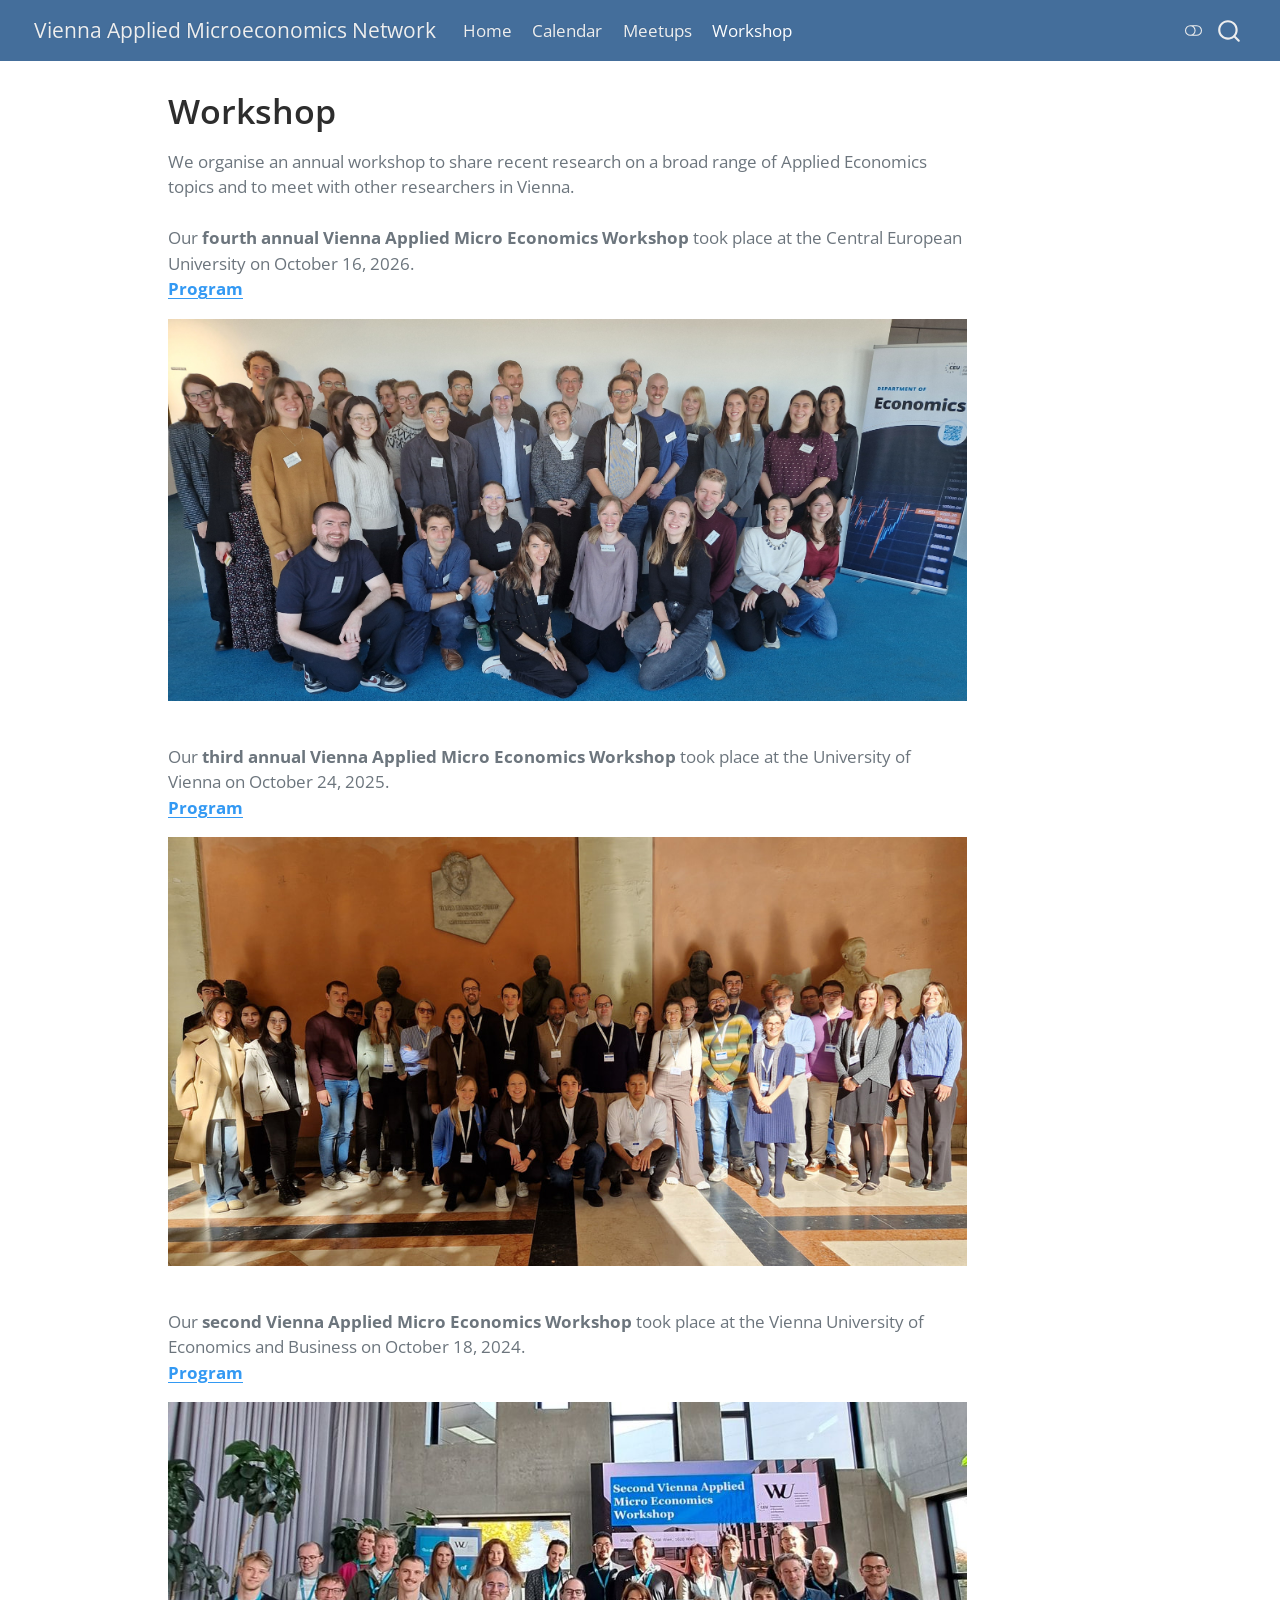
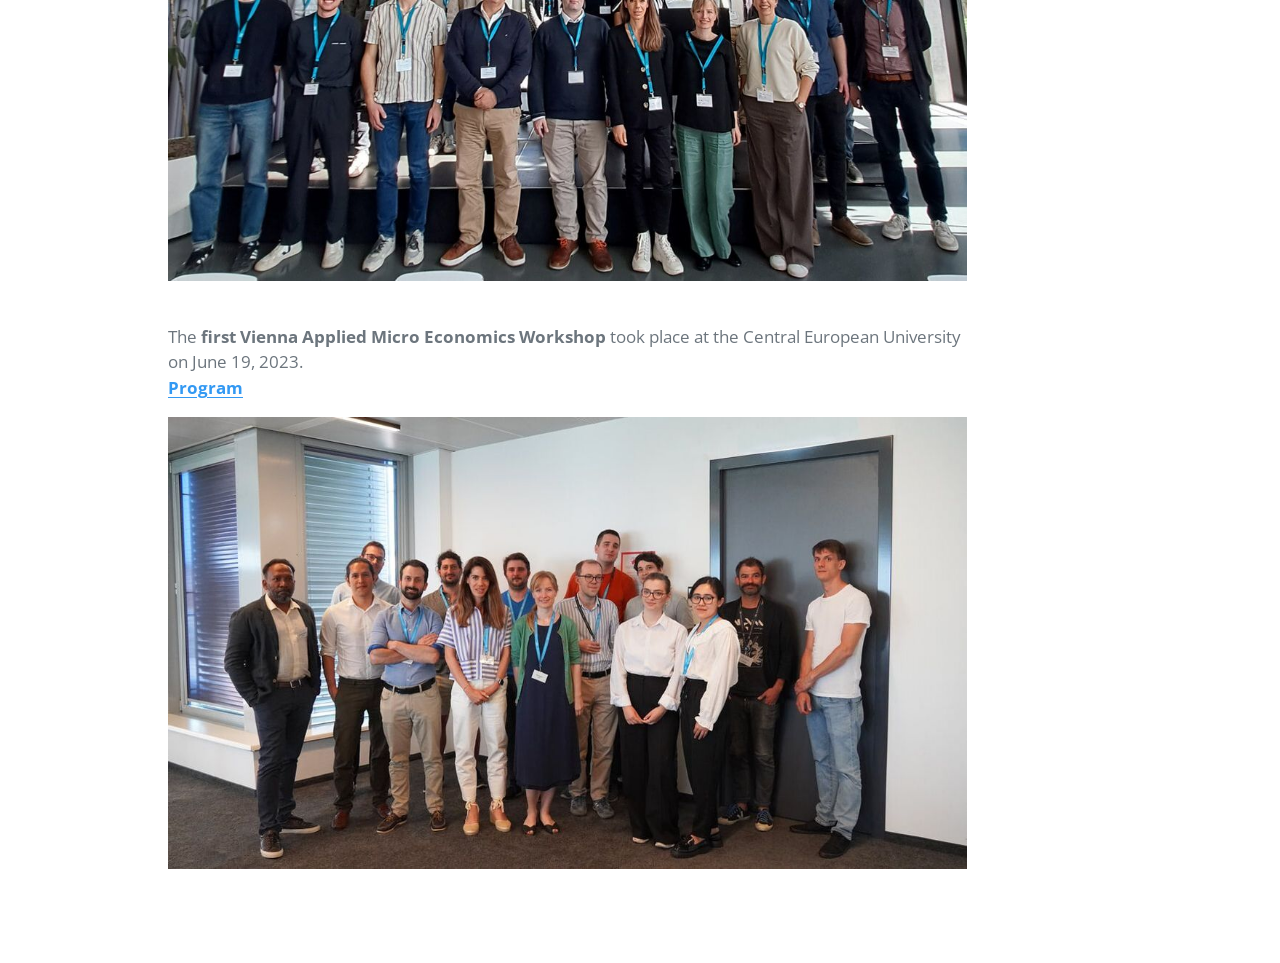
<file: docs/workshop.html>
<!DOCTYPE html>
<html xmlns="http://www.w3.org/1999/xhtml" lang="en" xml:lang="en"><head>

<meta charset="utf-8">
<meta name="generator" content="quarto-1.8.25">

<meta name="viewport" content="width=device-width, initial-scale=1.0, user-scalable=yes">


<title>Workshop – Vienna Applied Microeconomics Network</title>
<style>
code{white-space: pre-wrap;}
span.smallcaps{font-variant: small-caps;}
div.columns{display: flex; gap: min(4vw, 1.5em);}
div.column{flex: auto; overflow-x: auto;}
div.hanging-indent{margin-left: 1.5em; text-indent: -1.5em;}
ul.task-list{list-style: none;}
ul.task-list li input[type="checkbox"] {
  width: 0.8em;
  margin: 0 0.8em 0.2em -1em; /* quarto-specific, see https://github.com/quarto-dev/quarto-cli/issues/4556 */ 
  vertical-align: middle;
}
</style>


<script src="site_libs/quarto-nav/quarto-nav.js"></script>
<script src="site_libs/quarto-nav/headroom.min.js"></script>
<script src="site_libs/clipboard/clipboard.min.js"></script>
<script src="site_libs/quarto-search/autocomplete.umd.js"></script>
<script src="site_libs/quarto-search/fuse.min.js"></script>
<script src="site_libs/quarto-search/quarto-search.js"></script>
<meta name="quarto:offset" content="./">
<script src="site_libs/quarto-html/quarto.js" type="module"></script>
<script src="site_libs/quarto-html/tabsets/tabsets.js" type="module"></script>
<script src="site_libs/quarto-html/axe/axe-check.js" type="module"></script>
<script src="site_libs/quarto-html/popper.min.js"></script>
<script src="site_libs/quarto-html/tippy.umd.min.js"></script>
<script src="site_libs/quarto-html/anchor.min.js"></script>
<link href="site_libs/quarto-html/tippy.css" rel="stylesheet">
<link href="site_libs/quarto-html/quarto-syntax-highlighting-7b89279ff1a6dce999919e0e67d4d9ec.css" rel="stylesheet" class="quarto-color-scheme" id="quarto-text-highlighting-styles">
<link href="site_libs/quarto-html/quarto-syntax-highlighting-dark-707d8167ce6003fca903bfe2be84ab7f.css" rel="stylesheet" class="quarto-color-scheme quarto-color-alternate" id="quarto-text-highlighting-styles">
<link href="site_libs/quarto-html/quarto-syntax-highlighting-7b89279ff1a6dce999919e0e67d4d9ec.css" rel="stylesheet" class="quarto-color-scheme-extra" id="quarto-text-highlighting-styles">
<script src="site_libs/bootstrap/bootstrap.min.js"></script>
<link href="site_libs/bootstrap/bootstrap-icons.css" rel="stylesheet">
<link href="site_libs/bootstrap/bootstrap-dc44bc8d73139ecabbd90c05471cf779.min.css" rel="stylesheet" append-hash="true" class="quarto-color-scheme" id="quarto-bootstrap" data-mode="light">
<link href="site_libs/bootstrap/bootstrap-dark-30fa556ed4c5e703758fd97ae1d8cf13.min.css" rel="stylesheet" append-hash="true" class="quarto-color-scheme quarto-color-alternate" id="quarto-bootstrap" data-mode="dark">
<link href="site_libs/bootstrap/bootstrap-dc44bc8d73139ecabbd90c05471cf779.min.css" rel="stylesheet" append-hash="true" class="quarto-color-scheme-extra" id="quarto-bootstrap" data-mode="light">
<script id="quarto-search-options" type="application/json">{
  "location": "navbar",
  "copy-button": false,
  "collapse-after": 3,
  "panel-placement": "end",
  "type": "overlay",
  "limit": 50,
  "keyboard-shortcut": [
    "f",
    "/",
    "s"
  ],
  "show-item-context": false,
  "language": {
    "search-no-results-text": "No results",
    "search-matching-documents-text": "matching documents",
    "search-copy-link-title": "Copy link to search",
    "search-hide-matches-text": "Hide additional matches",
    "search-more-match-text": "more match in this document",
    "search-more-matches-text": "more matches in this document",
    "search-clear-button-title": "Clear",
    "search-text-placeholder": "",
    "search-detached-cancel-button-title": "Cancel",
    "search-submit-button-title": "Submit",
    "search-label": "Search"
  }
}</script>
<meta name="referrer" content="strict-origin-when-cross-origin">


<link rel="stylesheet" href="styles.css">
</head>

<body class="nav-fixed quarto-light"><script id="quarto-html-before-body" type="application/javascript">
    const toggleBodyColorMode = (bsSheetEl) => {
      const mode = bsSheetEl.getAttribute("data-mode");
      const bodyEl = window.document.querySelector("body");
      if (mode === "dark") {
        bodyEl.classList.add("quarto-dark");
        bodyEl.classList.remove("quarto-light");
      } else {
        bodyEl.classList.add("quarto-light");
        bodyEl.classList.remove("quarto-dark");
      }
    }
    const toggleBodyColorPrimary = () => {
      const bsSheetEl = window.document.querySelector("link#quarto-bootstrap:not([rel=disabled-stylesheet])");
      if (bsSheetEl) {
        toggleBodyColorMode(bsSheetEl);
      }
    }
    const setColorSchemeToggle = (alternate) => {
      const toggles = window.document.querySelectorAll('.quarto-color-scheme-toggle');
      for (let i=0; i < toggles.length; i++) {
        const toggle = toggles[i];
        if (toggle) {
          if (alternate) {
            toggle.classList.add("alternate");
          } else {
            toggle.classList.remove("alternate");
          }
        }
      }
    };
    const toggleColorMode = (alternate) => {
      // Switch the stylesheets
      const primaryStylesheets = window.document.querySelectorAll('link.quarto-color-scheme:not(.quarto-color-alternate)');
      const alternateStylesheets = window.document.querySelectorAll('link.quarto-color-scheme.quarto-color-alternate');
      manageTransitions('#quarto-margin-sidebar .nav-link', false);
      if (alternate) {
        // note: dark is layered on light, we don't disable primary!
        enableStylesheet(alternateStylesheets);
        for (const sheetNode of alternateStylesheets) {
          if (sheetNode.id === "quarto-bootstrap") {
            toggleBodyColorMode(sheetNode);
          }
        }
      } else {
        disableStylesheet(alternateStylesheets);
        enableStylesheet(primaryStylesheets)
        toggleBodyColorPrimary();
      }
      manageTransitions('#quarto-margin-sidebar .nav-link', true);
      // Switch the toggles
      setColorSchemeToggle(alternate)
      // Hack to workaround the fact that safari doesn't
      // properly recolor the scrollbar when toggling (#1455)
      if (navigator.userAgent.indexOf('Safari') > 0 && navigator.userAgent.indexOf('Chrome') == -1) {
        manageTransitions("body", false);
        window.scrollTo(0, 1);
        setTimeout(() => {
          window.scrollTo(0, 0);
          manageTransitions("body", true);
        }, 40);
      }
    }
    const disableStylesheet = (stylesheets) => {
      for (let i=0; i < stylesheets.length; i++) {
        const stylesheet = stylesheets[i];
        stylesheet.rel = 'disabled-stylesheet';
      }
    }
    const enableStylesheet = (stylesheets) => {
      for (let i=0; i < stylesheets.length; i++) {
        const stylesheet = stylesheets[i];
        if(stylesheet.rel !== 'stylesheet') { // for Chrome, which will still FOUC without this check
          stylesheet.rel = 'stylesheet';
        }
      }
    }
    const manageTransitions = (selector, allowTransitions) => {
      const els = window.document.querySelectorAll(selector);
      for (let i=0; i < els.length; i++) {
        const el = els[i];
        if (allowTransitions) {
          el.classList.remove('notransition');
        } else {
          el.classList.add('notransition');
        }
      }
    }
    const isFileUrl = () => {
      return window.location.protocol === 'file:';
    }
    const hasAlternateSentinel = () => {
      let styleSentinel = getColorSchemeSentinel();
      if (styleSentinel !== null) {
        return styleSentinel === "alternate";
      } else {
        return false;
      }
    }
    const setStyleSentinel = (alternate) => {
      const value = alternate ? "alternate" : "default";
      if (!isFileUrl()) {
        window.localStorage.setItem("quarto-color-scheme", value);
      } else {
        localAlternateSentinel = value;
      }
    }
    const getColorSchemeSentinel = () => {
      if (!isFileUrl()) {
        const storageValue = window.localStorage.getItem("quarto-color-scheme");
        return storageValue != null ? storageValue : localAlternateSentinel;
      } else {
        return localAlternateSentinel;
      }
    }
    const toggleGiscusIfUsed = (isAlternate, darkModeDefault) => {
      const baseTheme = document.querySelector('#giscus-base-theme')?.value ?? 'light';
      const alternateTheme = document.querySelector('#giscus-alt-theme')?.value ?? 'dark';
      let newTheme = '';
      if(authorPrefersDark) {
        newTheme = isAlternate ? baseTheme : alternateTheme;
      } else {
        newTheme = isAlternate ? alternateTheme : baseTheme;
      }
      const changeGiscusTheme = () => {
        // From: https://github.com/giscus/giscus/issues/336
        const sendMessage = (message) => {
          const iframe = document.querySelector('iframe.giscus-frame');
          if (!iframe) return;
          iframe.contentWindow.postMessage({ giscus: message }, 'https://giscus.app');
        }
        sendMessage({
          setConfig: {
            theme: newTheme
          }
        });
      }
      const isGiscussLoaded = window.document.querySelector('iframe.giscus-frame') !== null;
      if (isGiscussLoaded) {
        changeGiscusTheme();
      }
    };
    const authorPrefersDark = false;
    const darkModeDefault = authorPrefersDark;
      document.querySelector('link#quarto-text-highlighting-styles.quarto-color-scheme-extra').rel = 'disabled-stylesheet';
      document.querySelector('link#quarto-bootstrap.quarto-color-scheme-extra').rel = 'disabled-stylesheet';
    let localAlternateSentinel = darkModeDefault ? 'alternate' : 'default';
    // Dark / light mode switch
    window.quartoToggleColorScheme = () => {
      // Read the current dark / light value
      let toAlternate = !hasAlternateSentinel();
      toggleColorMode(toAlternate);
      setStyleSentinel(toAlternate);
      toggleGiscusIfUsed(toAlternate, darkModeDefault);
      window.dispatchEvent(new Event('resize'));
    };
    // Switch to dark mode if need be
    if (hasAlternateSentinel()) {
      toggleColorMode(true);
    } else {
      toggleColorMode(false);
    }
  </script>

<div id="quarto-search-results"></div>
  <header id="quarto-header" class="headroom fixed-top">
    <nav class="navbar navbar-expand-lg " data-bs-theme="dark">
      <div class="navbar-container container-fluid">
      <div class="navbar-brand-container mx-auto">
    <a href="./index.html" class="navbar-brand navbar-brand-logo">
    </a>
    <a class="navbar-brand" href="./index.html">
    <span class="navbar-title">Vienna Applied Microeconomics Network</span>
    </a>
  </div>
            <div id="quarto-search" class="" title="Search"></div>
          <button class="navbar-toggler" type="button" data-bs-toggle="collapse" data-bs-target="#navbarCollapse" aria-controls="navbarCollapse" role="menu" aria-expanded="false" aria-label="Toggle navigation" onclick="if (window.quartoToggleHeadroom) { window.quartoToggleHeadroom(); }">
  <span class="navbar-toggler-icon"></span>
</button>
          <div class="collapse navbar-collapse" id="navbarCollapse">
            <ul class="navbar-nav navbar-nav-scroll me-auto">
  <li class="nav-item">
    <a class="nav-link" href="./index.html"> 
<span class="menu-text">Home</span></a>
  </li>  
  <li class="nav-item">
    <a class="nav-link" href="./calendar.html"> 
<span class="menu-text">Calendar</span></a>
  </li>  
  <li class="nav-item">
    <a class="nav-link" href="./meetups.html"> 
<span class="menu-text">Meetups</span></a>
  </li>  
  <li class="nav-item">
    <a class="nav-link active" href="./workshop.html" aria-current="page"> 
<span class="menu-text">Workshop</span></a>
  </li>  
</ul>
          </div> <!-- /navcollapse -->
            <div class="quarto-navbar-tools">
  <a href="" class="quarto-color-scheme-toggle quarto-navigation-tool  px-1" onclick="window.quartoToggleColorScheme(); return false;" title="Toggle dark mode"><i class="bi"></i></a>
</div>
      </div> <!-- /container-fluid -->
    </nav>
</header>
<!-- content -->
<div id="quarto-content" class="quarto-container page-columns page-rows-contents page-layout-article page-navbar">
<!-- sidebar -->
<!-- margin-sidebar -->
    <div id="quarto-margin-sidebar" class="sidebar margin-sidebar zindex-bottom">
        
    </div>
<!-- main -->
<main class="content" id="quarto-document-content">


<header id="title-block-header" class="quarto-title-block default">
<div class="quarto-title">
<h1 class="title">Workshop</h1>
</div>



<div class="quarto-title-meta">

    
  
    
  </div>
  


</header>


<p>We organise&nbsp;an annual workshop to share recent research on a broad range of Applied Economics topics and to meet with other researchers in Vienna.<br>
<br>
Our <strong>fourth annual Vienna Applied Micro Economics Workshop</strong> took place at the Central European University on October 16, 2026.<br>
<a href="assets/program_vam_workshop_2026.pdf"><strong>Program</strong></a><br>
</p>
<p><img src="assets/vam-workshop-2026_orig.jpg" class="img-fluid"></p>
<p><br>
Our <strong>third annual Vienna Applied Micro Economics Workshop</strong> took place at the University of Vienna on October 24, 2025.<br>
<a href="assets/program_vam_workshop_oct_2025.pdf"><strong>Program</strong></a></p>
<p><img src="assets/vam-workshop-2025_orig.jpg" class="img-fluid"></p>
<p><br>
Our <strong>second Vienna Applied Micro Economics Workshop</strong> took place at the Vienna University of Economics and Business on October 18, 2024.<br>
<a href="assets/programme_vam_2024_20min_presentations.pdf"><strong>Program</strong></a></p>
<p><img src="assets/vam-workshop-2024_orig.jpg" class="img-fluid"></p>
<p><br>
The <strong>first Vienna Applied Micro Economics Workshop</strong> took place at the Central European University on June 19, 2023.<br>
<a href="assets/programme_vam_2023_final_version.pdf"><strong>Program</strong></a></p>
<p><img src="assets/vam-workshop-2023_orig.jpg" class="img-fluid"></p>



</main> <!-- /main -->
<script id="quarto-html-after-body" type="application/javascript">
  window.document.addEventListener("DOMContentLoaded", function (event) {
    // Ensure there is a toggle, if there isn't float one in the top right
    if (window.document.querySelector('.quarto-color-scheme-toggle') === null) {
      const a = window.document.createElement('a');
      a.classList.add('top-right');
      a.classList.add('quarto-color-scheme-toggle');
      a.href = "";
      a.onclick = function() { try { window.quartoToggleColorScheme(); } catch {} return false; };
      const i = window.document.createElement("i");
      i.classList.add('bi');
      a.appendChild(i);
      window.document.body.appendChild(a);
    }
    setColorSchemeToggle(hasAlternateSentinel())
    const icon = "";
    const anchorJS = new window.AnchorJS();
    anchorJS.options = {
      placement: 'right',
      icon: icon
    };
    anchorJS.add('.anchored');
    const isCodeAnnotation = (el) => {
      for (const clz of el.classList) {
        if (clz.startsWith('code-annotation-')) {                     
          return true;
        }
      }
      return false;
    }
    const onCopySuccess = function(e) {
      // button target
      const button = e.trigger;
      // don't keep focus
      button.blur();
      // flash "checked"
      button.classList.add('code-copy-button-checked');
      var currentTitle = button.getAttribute("title");
      button.setAttribute("title", "Copied!");
      let tooltip;
      if (window.bootstrap) {
        button.setAttribute("data-bs-toggle", "tooltip");
        button.setAttribute("data-bs-placement", "left");
        button.setAttribute("data-bs-title", "Copied!");
        tooltip = new bootstrap.Tooltip(button, 
          { trigger: "manual", 
            customClass: "code-copy-button-tooltip",
            offset: [0, -8]});
        tooltip.show();    
      }
      setTimeout(function() {
        if (tooltip) {
          tooltip.hide();
          button.removeAttribute("data-bs-title");
          button.removeAttribute("data-bs-toggle");
          button.removeAttribute("data-bs-placement");
        }
        button.setAttribute("title", currentTitle);
        button.classList.remove('code-copy-button-checked');
      }, 1000);
      // clear code selection
      e.clearSelection();
    }
    const getTextToCopy = function(trigger) {
      const outerScaffold = trigger.parentElement.cloneNode(true);
      const codeEl = outerScaffold.querySelector('code');
      for (const childEl of codeEl.children) {
        if (isCodeAnnotation(childEl)) {
          childEl.remove();
        }
      }
      return codeEl.innerText;
    }
    const clipboard = new window.ClipboardJS('.code-copy-button:not([data-in-quarto-modal])', {
      text: getTextToCopy
    });
    clipboard.on('success', onCopySuccess);
    if (window.document.getElementById('quarto-embedded-source-code-modal')) {
      const clipboardModal = new window.ClipboardJS('.code-copy-button[data-in-quarto-modal]', {
        text: getTextToCopy,
        container: window.document.getElementById('quarto-embedded-source-code-modal')
      });
      clipboardModal.on('success', onCopySuccess);
    }
      var localhostRegex = new RegExp(/^(?:http|https):\/\/localhost\:?[0-9]*\//);
      var mailtoRegex = new RegExp(/^mailto:/);
        var filterRegex = new RegExp('/' + window.location.host + '/');
      var isInternal = (href) => {
          return filterRegex.test(href) || localhostRegex.test(href) || mailtoRegex.test(href);
      }
      // Inspect non-navigation links and adorn them if external
     var links = window.document.querySelectorAll('a[href]:not(.nav-link):not(.navbar-brand):not(.toc-action):not(.sidebar-link):not(.sidebar-item-toggle):not(.pagination-link):not(.no-external):not([aria-hidden]):not(.dropdown-item):not(.quarto-navigation-tool):not(.about-link)');
      for (var i=0; i<links.length; i++) {
        const link = links[i];
        if (!isInternal(link.href)) {
          // undo the damage that might have been done by quarto-nav.js in the case of
          // links that we want to consider external
          if (link.dataset.originalHref !== undefined) {
            link.href = link.dataset.originalHref;
          }
        }
      }
    function tippyHover(el, contentFn, onTriggerFn, onUntriggerFn) {
      const config = {
        allowHTML: true,
        maxWidth: 500,
        delay: 100,
        arrow: false,
        appendTo: function(el) {
            return el.parentElement;
        },
        interactive: true,
        interactiveBorder: 10,
        theme: 'quarto',
        placement: 'bottom-start',
      };
      if (contentFn) {
        config.content = contentFn;
      }
      if (onTriggerFn) {
        config.onTrigger = onTriggerFn;
      }
      if (onUntriggerFn) {
        config.onUntrigger = onUntriggerFn;
      }
      window.tippy(el, config); 
    }
    const noterefs = window.document.querySelectorAll('a[role="doc-noteref"]');
    for (var i=0; i<noterefs.length; i++) {
      const ref = noterefs[i];
      tippyHover(ref, function() {
        // use id or data attribute instead here
        let href = ref.getAttribute('data-footnote-href') || ref.getAttribute('href');
        try { href = new URL(href).hash; } catch {}
        const id = href.replace(/^#\/?/, "");
        const note = window.document.getElementById(id);
        if (note) {
          return note.innerHTML;
        } else {
          return "";
        }
      });
    }
    const xrefs = window.document.querySelectorAll('a.quarto-xref');
    const processXRef = (id, note) => {
      // Strip column container classes
      const stripColumnClz = (el) => {
        el.classList.remove("page-full", "page-columns");
        if (el.children) {
          for (const child of el.children) {
            stripColumnClz(child);
          }
        }
      }
      stripColumnClz(note)
      if (id === null || id.startsWith('sec-')) {
        // Special case sections, only their first couple elements
        const container = document.createElement("div");
        if (note.children && note.children.length > 2) {
          container.appendChild(note.children[0].cloneNode(true));
          for (let i = 1; i < note.children.length; i++) {
            const child = note.children[i];
            if (child.tagName === "P" && child.innerText === "") {
              continue;
            } else {
              container.appendChild(child.cloneNode(true));
              break;
            }
          }
          if (window.Quarto?.typesetMath) {
            window.Quarto.typesetMath(container);
          }
          return container.innerHTML
        } else {
          if (window.Quarto?.typesetMath) {
            window.Quarto.typesetMath(note);
          }
          return note.innerHTML;
        }
      } else {
        // Remove any anchor links if they are present
        const anchorLink = note.querySelector('a.anchorjs-link');
        if (anchorLink) {
          anchorLink.remove();
        }
        if (window.Quarto?.typesetMath) {
          window.Quarto.typesetMath(note);
        }
        if (note.classList.contains("callout")) {
          return note.outerHTML;
        } else {
          return note.innerHTML;
        }
      }
    }
    for (var i=0; i<xrefs.length; i++) {
      const xref = xrefs[i];
      tippyHover(xref, undefined, function(instance) {
        instance.disable();
        let url = xref.getAttribute('href');
        let hash = undefined; 
        if (url.startsWith('#')) {
          hash = url;
        } else {
          try { hash = new URL(url).hash; } catch {}
        }
        if (hash) {
          const id = hash.replace(/^#\/?/, "");
          const note = window.document.getElementById(id);
          if (note !== null) {
            try {
              const html = processXRef(id, note.cloneNode(true));
              instance.setContent(html);
            } finally {
              instance.enable();
              instance.show();
            }
          } else {
            // See if we can fetch this
            fetch(url.split('#')[0])
            .then(res => res.text())
            .then(html => {
              const parser = new DOMParser();
              const htmlDoc = parser.parseFromString(html, "text/html");
              const note = htmlDoc.getElementById(id);
              if (note !== null) {
                const html = processXRef(id, note);
                instance.setContent(html);
              } 
            }).finally(() => {
              instance.enable();
              instance.show();
            });
          }
        } else {
          // See if we can fetch a full url (with no hash to target)
          // This is a special case and we should probably do some content thinning / targeting
          fetch(url)
          .then(res => res.text())
          .then(html => {
            const parser = new DOMParser();
            const htmlDoc = parser.parseFromString(html, "text/html");
            const note = htmlDoc.querySelector('main.content');
            if (note !== null) {
              // This should only happen for chapter cross references
              // (since there is no id in the URL)
              // remove the first header
              if (note.children.length > 0 && note.children[0].tagName === "HEADER") {
                note.children[0].remove();
              }
              const html = processXRef(null, note);
              instance.setContent(html);
            } 
          }).finally(() => {
            instance.enable();
            instance.show();
          });
        }
      }, function(instance) {
      });
    }
        let selectedAnnoteEl;
        const selectorForAnnotation = ( cell, annotation) => {
          let cellAttr = 'data-code-cell="' + cell + '"';
          let lineAttr = 'data-code-annotation="' +  annotation + '"';
          const selector = 'span[' + cellAttr + '][' + lineAttr + ']';
          return selector;
        }
        const selectCodeLines = (annoteEl) => {
          const doc = window.document;
          const targetCell = annoteEl.getAttribute("data-target-cell");
          const targetAnnotation = annoteEl.getAttribute("data-target-annotation");
          const annoteSpan = window.document.querySelector(selectorForAnnotation(targetCell, targetAnnotation));
          const lines = annoteSpan.getAttribute("data-code-lines").split(",");
          const lineIds = lines.map((line) => {
            return targetCell + "-" + line;
          })
          let top = null;
          let height = null;
          let parent = null;
          if (lineIds.length > 0) {
              //compute the position of the single el (top and bottom and make a div)
              const el = window.document.getElementById(lineIds[0]);
              top = el.offsetTop;
              height = el.offsetHeight;
              parent = el.parentElement.parentElement;
            if (lineIds.length > 1) {
              const lastEl = window.document.getElementById(lineIds[lineIds.length - 1]);
              const bottom = lastEl.offsetTop + lastEl.offsetHeight;
              height = bottom - top;
            }
            if (top !== null && height !== null && parent !== null) {
              // cook up a div (if necessary) and position it 
              let div = window.document.getElementById("code-annotation-line-highlight");
              if (div === null) {
                div = window.document.createElement("div");
                div.setAttribute("id", "code-annotation-line-highlight");
                div.style.position = 'absolute';
                parent.appendChild(div);
              }
              div.style.top = top - 2 + "px";
              div.style.height = height + 4 + "px";
              div.style.left = 0;
              let gutterDiv = window.document.getElementById("code-annotation-line-highlight-gutter");
              if (gutterDiv === null) {
                gutterDiv = window.document.createElement("div");
                gutterDiv.setAttribute("id", "code-annotation-line-highlight-gutter");
                gutterDiv.style.position = 'absolute';
                const codeCell = window.document.getElementById(targetCell);
                const gutter = codeCell.querySelector('.code-annotation-gutter');
                gutter.appendChild(gutterDiv);
              }
              gutterDiv.style.top = top - 2 + "px";
              gutterDiv.style.height = height + 4 + "px";
            }
            selectedAnnoteEl = annoteEl;
          }
        };
        const unselectCodeLines = () => {
          const elementsIds = ["code-annotation-line-highlight", "code-annotation-line-highlight-gutter"];
          elementsIds.forEach((elId) => {
            const div = window.document.getElementById(elId);
            if (div) {
              div.remove();
            }
          });
          selectedAnnoteEl = undefined;
        };
          // Handle positioning of the toggle
      window.addEventListener(
        "resize",
        throttle(() => {
          elRect = undefined;
          if (selectedAnnoteEl) {
            selectCodeLines(selectedAnnoteEl);
          }
        }, 10)
      );
      function throttle(fn, ms) {
      let throttle = false;
      let timer;
        return (...args) => {
          if(!throttle) { // first call gets through
              fn.apply(this, args);
              throttle = true;
          } else { // all the others get throttled
              if(timer) clearTimeout(timer); // cancel #2
              timer = setTimeout(() => {
                fn.apply(this, args);
                timer = throttle = false;
              }, ms);
          }
        };
      }
        // Attach click handler to the DT
        const annoteDls = window.document.querySelectorAll('dt[data-target-cell]');
        for (const annoteDlNode of annoteDls) {
          annoteDlNode.addEventListener('click', (event) => {
            const clickedEl = event.target;
            if (clickedEl !== selectedAnnoteEl) {
              unselectCodeLines();
              const activeEl = window.document.querySelector('dt[data-target-cell].code-annotation-active');
              if (activeEl) {
                activeEl.classList.remove('code-annotation-active');
              }
              selectCodeLines(clickedEl);
              clickedEl.classList.add('code-annotation-active');
            } else {
              // Unselect the line
              unselectCodeLines();
              clickedEl.classList.remove('code-annotation-active');
            }
          });
        }
    const findCites = (el) => {
      const parentEl = el.parentElement;
      if (parentEl) {
        const cites = parentEl.dataset.cites;
        if (cites) {
          return {
            el,
            cites: cites.split(' ')
          };
        } else {
          return findCites(el.parentElement)
        }
      } else {
        return undefined;
      }
    };
    var bibliorefs = window.document.querySelectorAll('a[role="doc-biblioref"]');
    for (var i=0; i<bibliorefs.length; i++) {
      const ref = bibliorefs[i];
      const citeInfo = findCites(ref);
      if (citeInfo) {
        tippyHover(citeInfo.el, function() {
          var popup = window.document.createElement('div');
          citeInfo.cites.forEach(function(cite) {
            var citeDiv = window.document.createElement('div');
            citeDiv.classList.add('hanging-indent');
            citeDiv.classList.add('csl-entry');
            var biblioDiv = window.document.getElementById('ref-' + cite);
            if (biblioDiv) {
              citeDiv.innerHTML = biblioDiv.innerHTML;
            }
            popup.appendChild(citeDiv);
          });
          return popup.innerHTML;
        });
      }
    }
  });
  </script>
</div> <!-- /content -->




</body></html>
</file>
<file: docs/site_libs/quarto-html/tippy.css>
.tippy-box[data-animation=fade][data-state=hidden]{opacity:0}[data-tippy-root]{max-width:calc(100vw - 10px)}.tippy-box{position:relative;background-color:#333;color:#fff;border-radius:4px;font-size:14px;line-height:1.4;white-space:normal;outline:0;transition-property:transform,visibility,opacity}.tippy-box[data-placement^=top]>.tippy-arrow{bottom:0}.tippy-box[data-placement^=top]>.tippy-arrow:before{bottom:-7px;left:0;border-width:8px 8px 0;border-top-color:initial;transform-origin:center top}.tippy-box[data-placement^=bottom]>.tippy-arrow{top:0}.tippy-box[data-placement^=bottom]>.tippy-arrow:before{top:-7px;left:0;border-width:0 8px 8px;border-bottom-color:initial;transform-origin:center bottom}.tippy-box[data-placement^=left]>.tippy-arrow{right:0}.tippy-box[data-placement^=left]>.tippy-arrow:before{border-width:8px 0 8px 8px;border-left-color:initial;right:-7px;transform-origin:center left}.tippy-box[data-placement^=right]>.tippy-arrow{left:0}.tippy-box[data-placement^=right]>.tippy-arrow:before{left:-7px;border-width:8px 8px 8px 0;border-right-color:initial;transform-origin:center right}.tippy-box[data-inertia][data-state=visible]{transition-timing-function:cubic-bezier(.54,1.5,.38,1.11)}.tippy-arrow{width:16px;height:16px;color:#333}.tippy-arrow:before{content:"";position:absolute;border-color:transparent;border-style:solid}.tippy-content{position:relative;padding:5px 9px;z-index:1}
</file>
<file: docs/site_libs/quarto-html/quarto-syntax-highlighting-7b89279ff1a6dce999919e0e67d4d9ec.css>
/* quarto syntax highlight colors */
:root {
  --quarto-hl-ot-color: #003B4F;
  --quarto-hl-at-color: #657422;
  --quarto-hl-ss-color: #20794D;
  --quarto-hl-an-color: #5E5E5E;
  --quarto-hl-fu-color: #4758AB;
  --quarto-hl-st-color: #20794D;
  --quarto-hl-cf-color: #003B4F;
  --quarto-hl-op-color: #5E5E5E;
  --quarto-hl-er-color: #AD0000;
  --quarto-hl-bn-color: #AD0000;
  --quarto-hl-al-color: #AD0000;
  --quarto-hl-va-color: #111111;
  --quarto-hl-bu-color: inherit;
  --quarto-hl-ex-color: inherit;
  --quarto-hl-pp-color: #AD0000;
  --quarto-hl-in-color: #5E5E5E;
  --quarto-hl-vs-color: #20794D;
  --quarto-hl-wa-color: #5E5E5E;
  --quarto-hl-do-color: #5E5E5E;
  --quarto-hl-im-color: #00769E;
  --quarto-hl-ch-color: #20794D;
  --quarto-hl-dt-color: #AD0000;
  --quarto-hl-fl-color: #AD0000;
  --quarto-hl-co-color: #5E5E5E;
  --quarto-hl-cv-color: #5E5E5E;
  --quarto-hl-cn-color: #8f5902;
  --quarto-hl-sc-color: #5E5E5E;
  --quarto-hl-dv-color: #AD0000;
  --quarto-hl-kw-color: #003B4F;
}

/* other quarto variables */
:root {
  --quarto-font-monospace: SFMono-Regular, Menlo, Monaco, Consolas, "Liberation Mono", "Courier New", monospace;
}

/* syntax highlight based on Pandoc's rules */
pre > code.sourceCode > span {
  color: #003B4F;
}

code.sourceCode > span {
  color: #003B4F;
}

div.sourceCode,
div.sourceCode pre.sourceCode {
  color: #003B4F;
}

/* Normal */
code span {
  color: #003B4F;
}

/* Alert */
code span.al {
  color: #AD0000;
  font-style: inherit;
}

/* Annotation */
code span.an {
  color: #5E5E5E;
  font-style: inherit;
}

/* Attribute */
code span.at {
  color: #657422;
  font-style: inherit;
}

/* BaseN */
code span.bn {
  color: #AD0000;
  font-style: inherit;
}

/* BuiltIn */
code span.bu {
  font-style: inherit;
}

/* ControlFlow */
code span.cf {
  color: #003B4F;
  font-weight: bold;
  font-style: inherit;
}

/* Char */
code span.ch {
  color: #20794D;
  font-style: inherit;
}

/* Constant */
code span.cn {
  color: #8f5902;
  font-style: inherit;
}

/* Comment */
code span.co {
  color: #5E5E5E;
  font-style: inherit;
}

/* CommentVar */
code span.cv {
  color: #5E5E5E;
  font-style: italic;
}

/* Documentation */
code span.do {
  color: #5E5E5E;
  font-style: italic;
}

/* DataType */
code span.dt {
  color: #AD0000;
  font-style: inherit;
}

/* DecVal */
code span.dv {
  color: #AD0000;
  font-style: inherit;
}

/* Error */
code span.er {
  color: #AD0000;
  font-style: inherit;
}

/* Extension */
code span.ex {
  font-style: inherit;
}

/* Float */
code span.fl {
  color: #AD0000;
  font-style: inherit;
}

/* Function */
code span.fu {
  color: #4758AB;
  font-style: inherit;
}

/* Import */
code span.im {
  color: #00769E;
  font-style: inherit;
}

/* Information */
code span.in {
  color: #5E5E5E;
  font-style: inherit;
}

/* Keyword */
code span.kw {
  color: #003B4F;
  font-weight: bold;
  font-style: inherit;
}

/* Operator */
code span.op {
  color: #5E5E5E;
  font-style: inherit;
}

/* Other */
code span.ot {
  color: #003B4F;
  font-style: inherit;
}

/* Preprocessor */
code span.pp {
  color: #AD0000;
  font-style: inherit;
}

/* SpecialChar */
code span.sc {
  color: #5E5E5E;
  font-style: inherit;
}

/* SpecialString */
code span.ss {
  color: #20794D;
  font-style: inherit;
}

/* String */
code span.st {
  color: #20794D;
  font-style: inherit;
}

/* Variable */
code span.va {
  color: #111111;
  font-style: inherit;
}

/* VerbatimString */
code span.vs {
  color: #20794D;
  font-style: inherit;
}

/* Warning */
code span.wa {
  color: #5E5E5E;
  font-style: italic;
}

.prevent-inlining {
  content: "</";
}

/*# sourceMappingURL=3944bc705cfaf4c80e56f77c5205168a.css.map */
</file>
<file: docs/site_libs/quarto-html/quarto-syntax-highlighting-dark-707d8167ce6003fca903bfe2be84ab7f.css>
/* quarto syntax highlight colors */
:root {
  --quarto-hl-al-color: #f07178;
  --quarto-hl-an-color: #d4d0ab;
  --quarto-hl-at-color: #00e0e0;
  --quarto-hl-bn-color: #d4d0ab;
  --quarto-hl-bu-color: #abe338;
  --quarto-hl-ch-color: #abe338;
  --quarto-hl-co-color: #f8f8f2;
  --quarto-hl-cv-color: #ffd700;
  --quarto-hl-cn-color: #ffd700;
  --quarto-hl-cf-color: #ffa07a;
  --quarto-hl-dt-color: #ffa07a;
  --quarto-hl-dv-color: #d4d0ab;
  --quarto-hl-do-color: #f8f8f2;
  --quarto-hl-er-color: #f07178;
  --quarto-hl-ex-color: #00e0e0;
  --quarto-hl-fl-color: #d4d0ab;
  --quarto-hl-fu-color: #ffa07a;
  --quarto-hl-im-color: #abe338;
  --quarto-hl-in-color: #d4d0ab;
  --quarto-hl-kw-color: #ffa07a;
  --quarto-hl-op-color: #ffa07a;
  --quarto-hl-ot-color: #00e0e0;
  --quarto-hl-pp-color: #dcc6e0;
  --quarto-hl-re-color: #00e0e0;
  --quarto-hl-sc-color: #abe338;
  --quarto-hl-ss-color: #abe338;
  --quarto-hl-st-color: #abe338;
  --quarto-hl-va-color: #00e0e0;
  --quarto-hl-vs-color: #abe338;
  --quarto-hl-wa-color: #dcc6e0;
}

/* other quarto variables */
:root {
  --quarto-font-monospace: SFMono-Regular, Menlo, Monaco, Consolas, "Liberation Mono", "Courier New", monospace;
}

/* syntax highlight based on Pandoc's rules */
pre > code.sourceCode > span {
  color: #f8f8f2;
}

code.sourceCode > span {
  color: #f8f8f2;
}

div.sourceCode,
div.sourceCode pre.sourceCode {
  color: #f8f8f2;
}

/* Normal */
code span {
  color: #f8f8f2;
}

/* Alert */
code span.al {
  color: #f07178;
}

/* Annotation */
code span.an {
  color: #d4d0ab;
}

/* Attribute */
code span.at {
  color: #00e0e0;
}

/* BaseN */
code span.bn {
  color: #d4d0ab;
}

/* BuiltIn */
code span.bu {
  color: #abe338;
}

/* ControlFlow */
code span.cf {
  font-weight: bold;
  color: #ffa07a;
}

/* Char */
code span.ch {
  color: #abe338;
}

/* Constant */
code span.cn {
  color: #ffd700;
}

/* Comment */
code span.co {
  font-style: italic;
  color: #f8f8f2;
}

/* CommentVar */
code span.cv {
  color: #ffd700;
}

/* Documentation */
code span.do {
  color: #f8f8f2;
}

/* DataType */
code span.dt {
  color: #ffa07a;
}

/* DecVal */
code span.dv {
  color: #d4d0ab;
}

/* Error */
code span.er {
  color: #f07178;
  text-decoration: underline;
}

/* Extension */
code span.ex {
  font-weight: bold;
  color: #00e0e0;
}

/* Float */
code span.fl {
  color: #d4d0ab;
}

/* Function */
code span.fu {
  color: #ffa07a;
}

/* Import */
code span.im {
  color: #abe338;
}

/* Information */
code span.in {
  color: #d4d0ab;
}

/* Keyword */
code span.kw {
  font-weight: bold;
  color: #ffa07a;
}

/* Operator */
code span.op {
  color: #ffa07a;
}

/* Other */
code span.ot {
  color: #00e0e0;
}

/* Preprocessor */
code span.pp {
  color: #dcc6e0;
}

/* RegionMarker */
code span.re {
  background-color: #f8f8f2;
  color: #00e0e0;
}

/* SpecialChar */
code span.sc {
  color: #abe338;
}

/* SpecialString */
code span.ss {
  color: #abe338;
}

/* String */
code span.st {
  color: #abe338;
}

/* Variable */
code span.va {
  color: #00e0e0;
}

/* VerbatimString */
code span.vs {
  color: #abe338;
}

/* Warning */
code span.wa {
  color: #dcc6e0;
}

.prevent-inlining {
  content: "</";
}

/*# sourceMappingURL=f5ab3bb6f5ded8da9f12dd3a91d3da26.css.map */
</file>
<file: docs/styles.css>
/* css styles */
</file>
